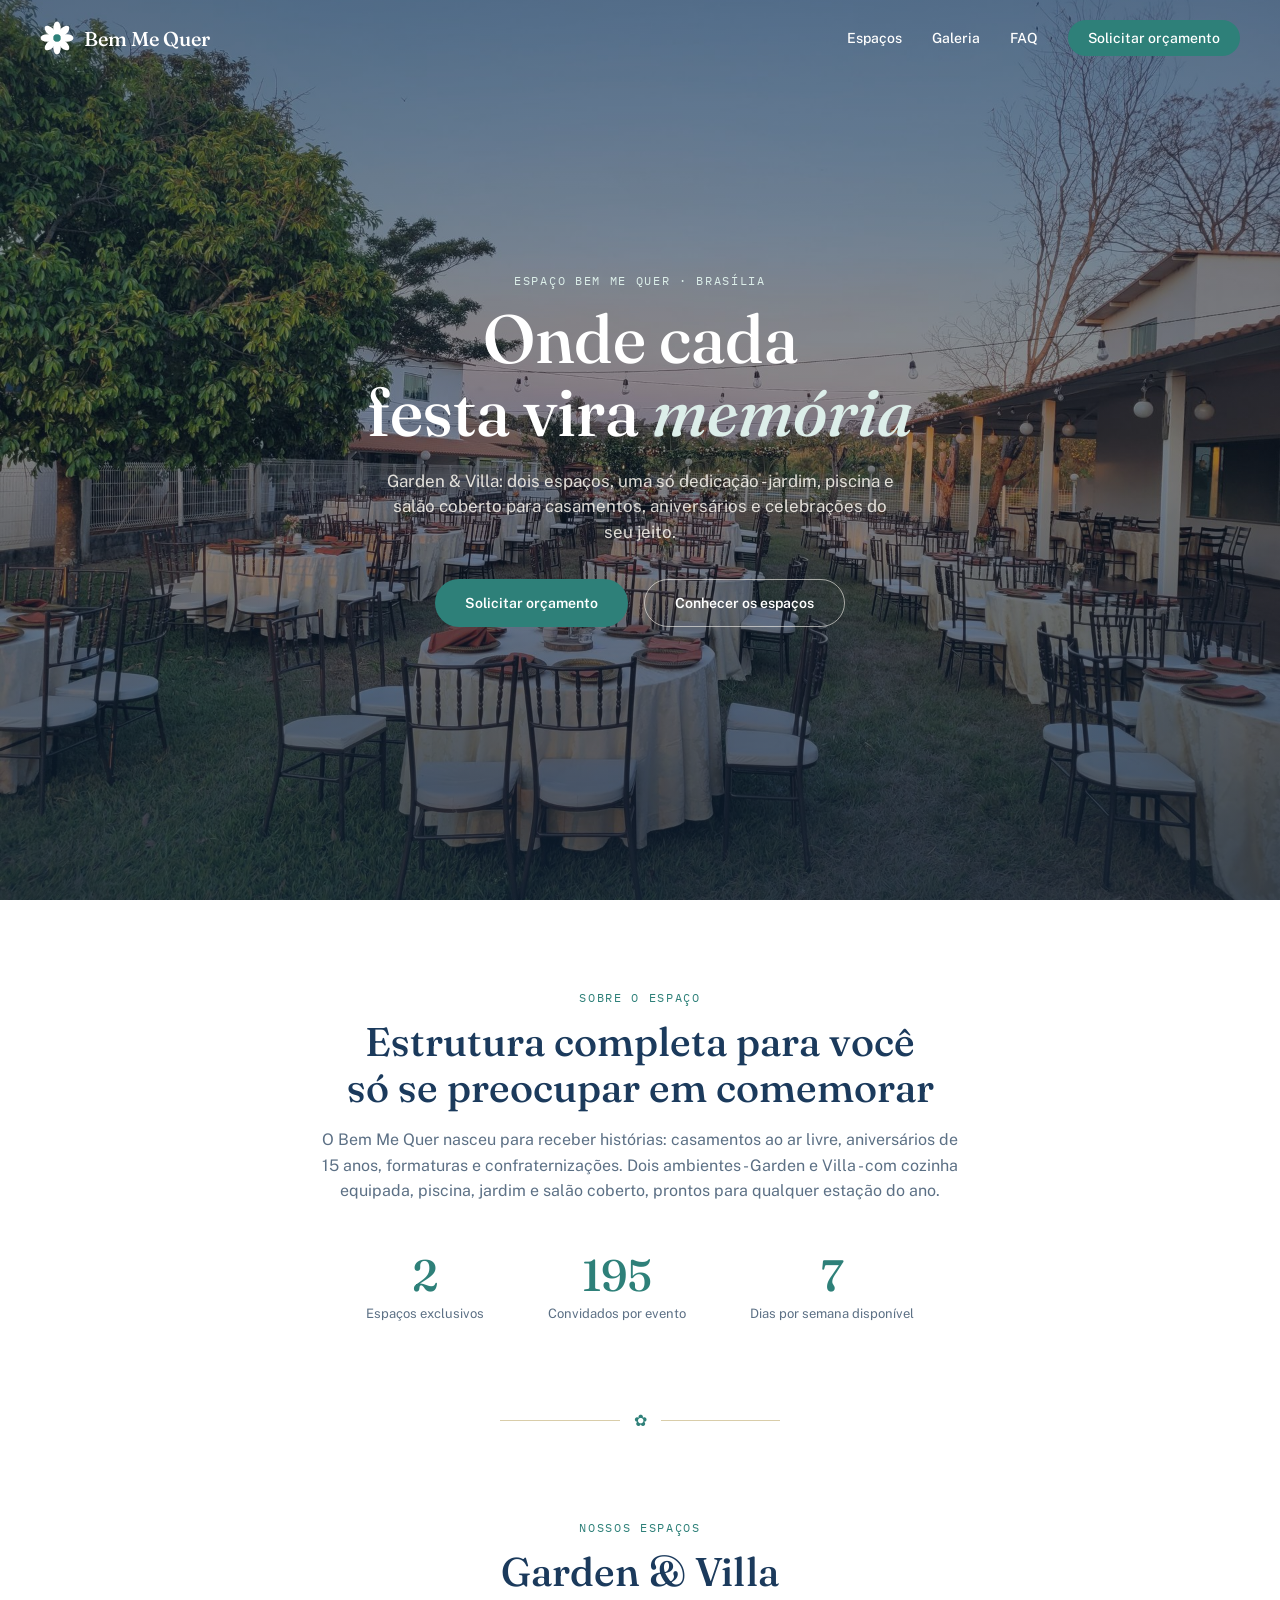
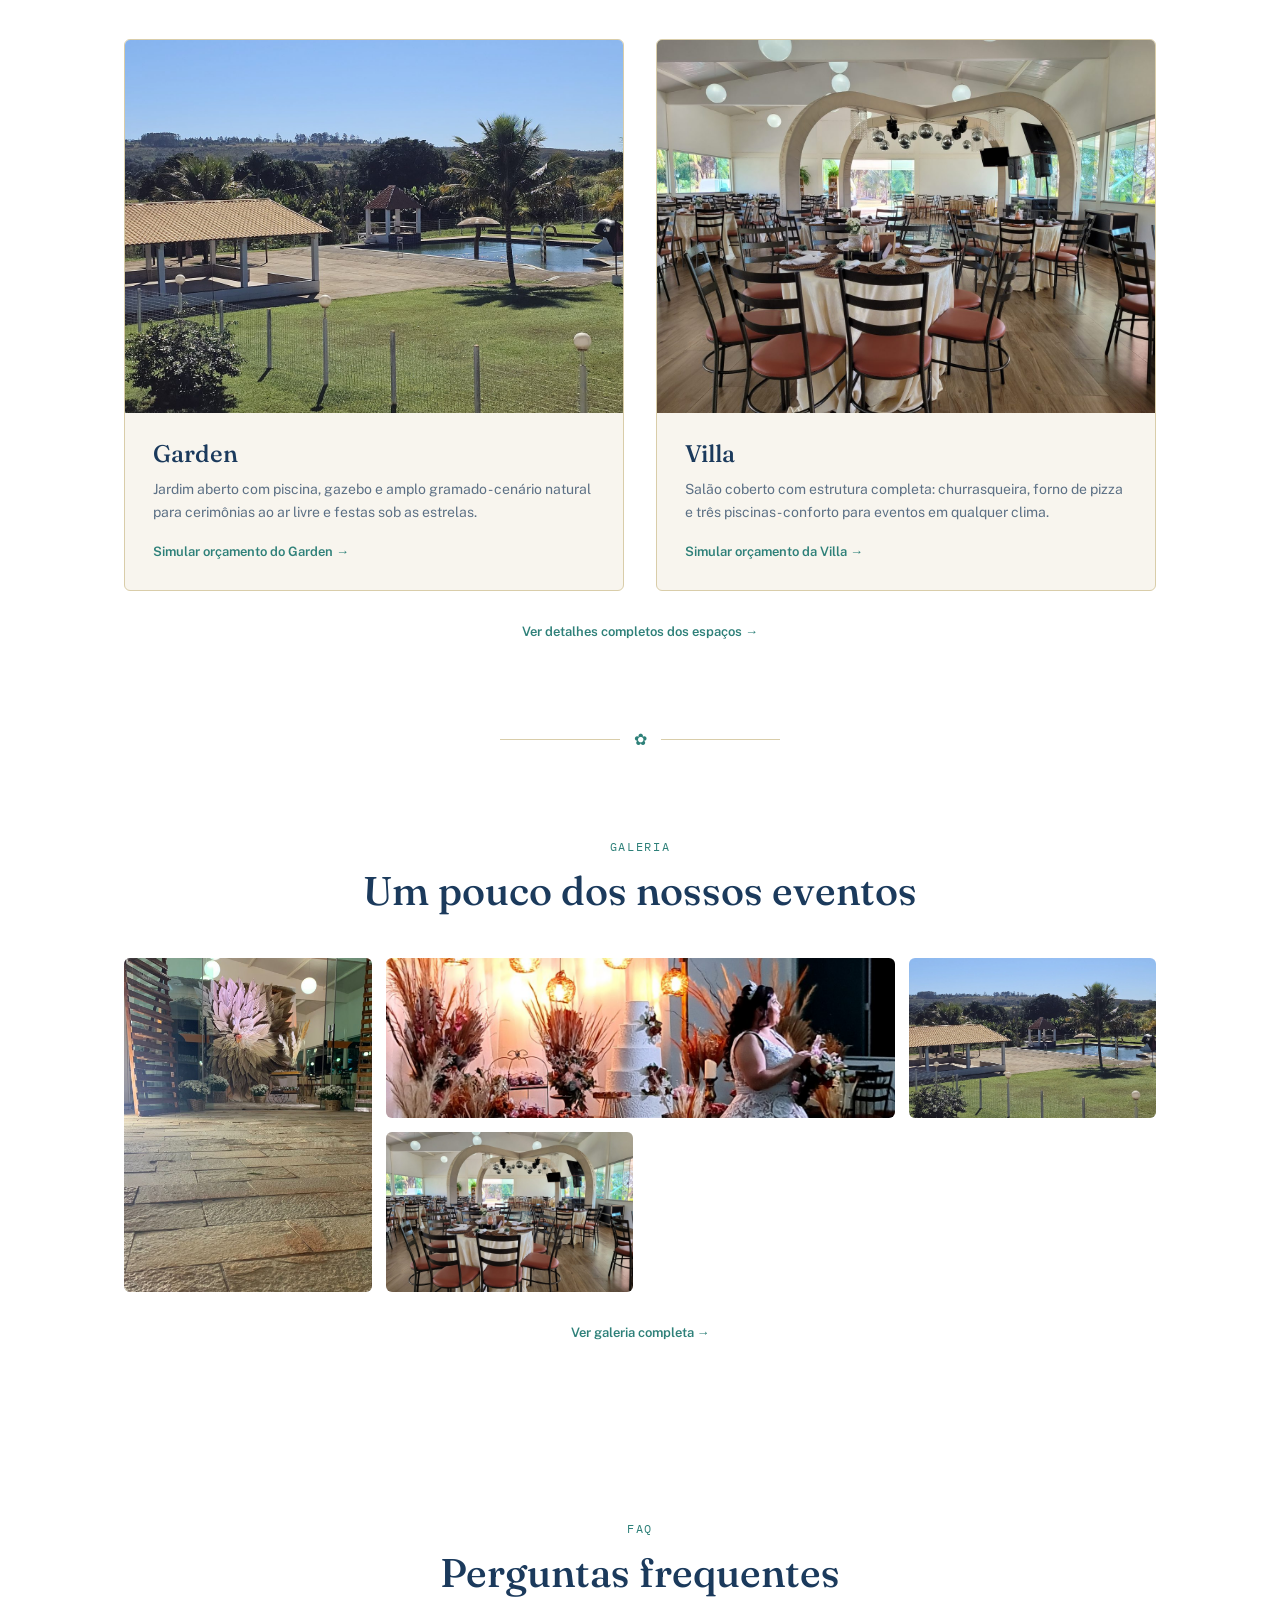
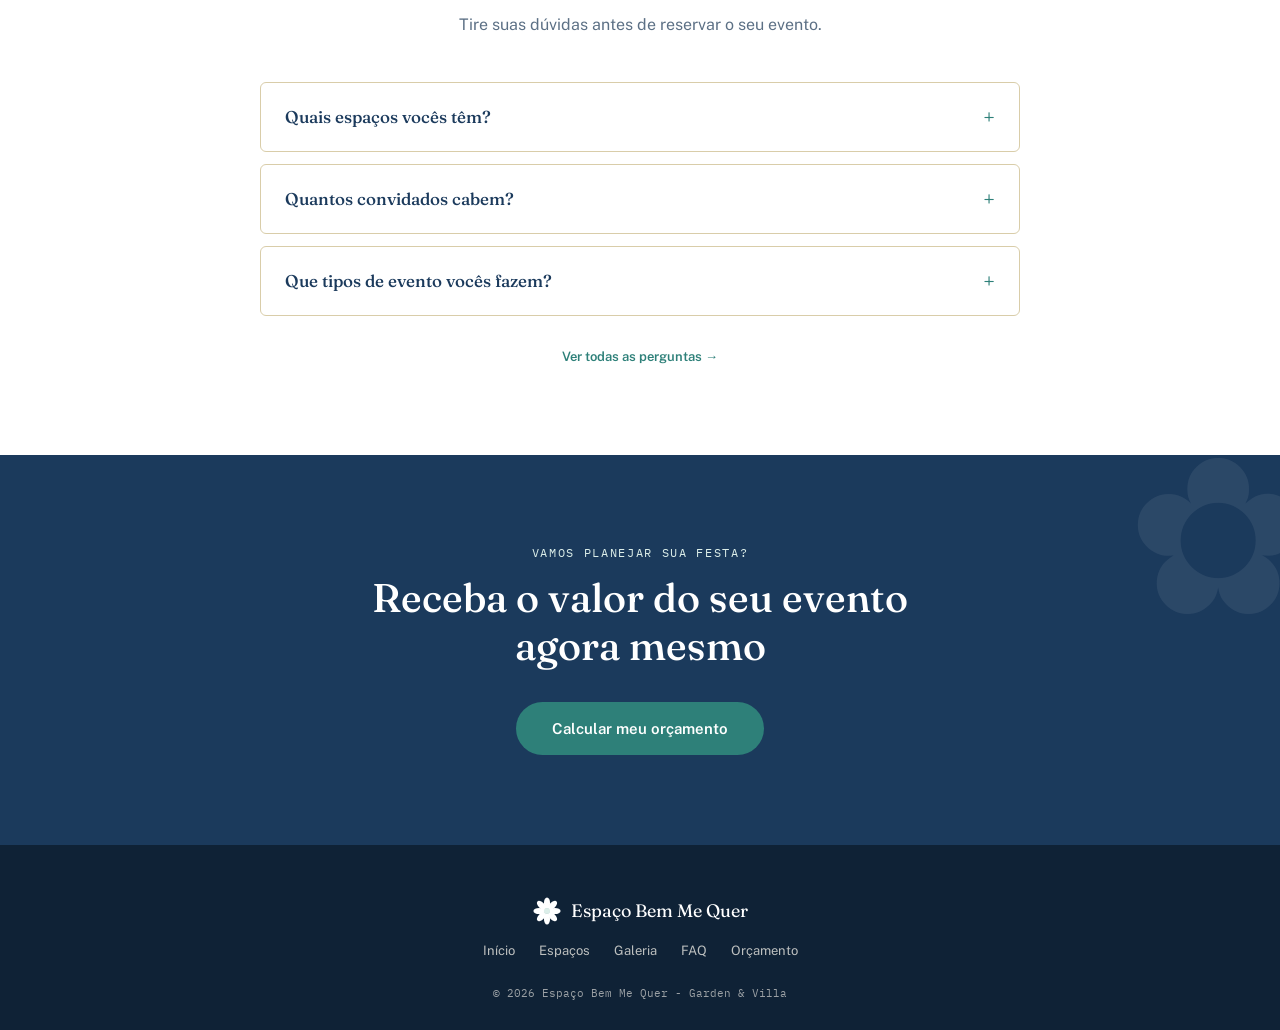
<file: index.html>
<!DOCTYPE html>
<html lang="pt-BR">
<head>
  <meta charset="UTF-8">
  <meta name="viewport" content="width=device-width, initial-scale=1.0">
  <title>Espaço Bem Me Quer - Garden &amp; Villa</title>
  <meta name="description" content="Espaço Bem Me Quer, Brasília - Garden e Villa para casamentos, aniversários e festas.">
  <link rel="icon" href="img/favicon.svg" type="image/svg+xml">
  <link rel="preconnect" href="https://fonts.googleapis.com">
  <link rel="preconnect" href="https://fonts.gstatic.com" crossorigin>
  <link href="https://fonts.googleapis.com/css2?family=Fraunces:opsz,wght@9..144,400;9..144,500;9..144,600&amp;family=IBM+Plex+Mono:wght@400;500&amp;family=Public+Sans:wght@400;500;600;700&amp;display=swap" rel="stylesheet">
  <link rel="stylesheet" href="css/style.css">
  <script src="js/script.js" defer></script>
</head>
<body>

<a class="skip-link" href="#conteudo">Pular para o conteúdo</a>

<!-- menu -->
<nav class="navbar" id="navbar" aria-label="Menu principal">
  <a href="index.html" class="brand">
    <span class="brand-mark" aria-hidden="true">
      <svg viewBox="0 0 64 64" width="34" height="34">
        <g fill="currentColor">
          <ellipse cx="32" cy="14" rx="7" ry="13"/>
          <ellipse cx="32" cy="14" rx="7" ry="13" transform="rotate(45 32 32)"/>
          <ellipse cx="32" cy="14" rx="7" ry="13" transform="rotate(90 32 32)"/>
          <ellipse cx="32" cy="14" rx="7" ry="13" transform="rotate(135 32 32)"/>
          <ellipse cx="32" cy="14" rx="7" ry="13" transform="rotate(180 32 32)"/>
          <ellipse cx="32" cy="14" rx="7" ry="13" transform="rotate(225 32 32)"/>
          <ellipse cx="32" cy="14" rx="7" ry="13" transform="rotate(270 32 32)"/>
          <ellipse cx="32" cy="14" rx="7" ry="13" transform="rotate(315 32 32)"/>
        </g>
        <circle cx="32" cy="32" r="7" fill="var(--brass)"/>
      </svg>
    </span>
    <span class="brand-name">Bem Me Quer</span>
  </a>

  <button type="button" class="nav-toggle" id="navToggle" aria-label="Abrir menu" aria-expanded="false" aria-controls="navLinks">
    <span></span><span></span><span></span>
  </button>

  <div class="nav-links" id="navLinks">
    <a href="espacos.html">Espaços</a>
    <a href="galeria.html">Galeria</a>
    <a href="faq.html">FAQ</a>
    <a href="orcamento.html" class="nav-cta">Solicitar orçamento</a>
  </div>
</nav>

<!-- topo -->
<header class="hero-home" id="topo">
  <div class="hero-media">
    <img src="img/hero-area-externa.jpg" alt="Área externa do Espaço Bem Me Quer decorada para evento ao entardecer" width="1920" height="1440">
    <div class="hero-overlay"></div>
  </div>

  <div class="hero-content">
    <p class="eyebrow eyebrow--light">Espaço Bem Me Quer &middot; Brasília</p>
    <h1>Onde cada<br>festa vira <em>memória</em></h1>
    <p class="hero-sub">Garden &amp; Villa: dois espaços, uma só dedicação - jardim, piscina e salão coberto para casamentos, aniversários e celebrações do seu jeito.</p>
    <div class="hero-actions">
      <a href="orcamento.html" class="btn btn--primary">Solicitar orçamento</a>
      <a href="#espacos" class="btn btn--ghost">Conhecer os espaços</a>
    </div>
  </div>
</header>

<main id="conteudo">

  <!-- sobre -->
  <section class="section" id="sobre">
    <div class="section-inner">
      <p class="eyebrow">Sobre o espaço</p>
      <h2>Estrutura completa para você <br class="br-desktop">só se preocupar em comemorar</h2>
      <p class="lede">O Bem Me Quer nasceu para receber histórias: casamentos ao ar livre, aniversários de 15 anos, formaturas e confraternizações. Dois ambientes - Garden e Villa - com cozinha equipada, piscina, jardim e salão coberto, prontos para qualquer estação do ano.</p>
    </div>
    <div class="stats">
      <div class="stat"><span class="stat-num" data-count="2">2</span><span class="stat-label">Espaços exclusivos</span></div>
      <div class="stat"><span class="stat-num" data-count="200">200</span><span class="stat-label">Convidados por evento</span></div>
      <div class="stat"><span class="stat-num" data-count="7">7</span><span class="stat-label">Dias por semana disponível</span></div>
    </div>
  </section>

  <div class="divider" aria-hidden="true">✿</div>

  <!-- espaços -->
  <section class="section" id="espacos">
    <div class="section-inner">
      <p class="eyebrow">Nossos espaços</p>
      <h2>Garden &amp; Villa</h2>
    </div>

    <div class="space-grid">
      <article class="space-card">
        <div class="space-media">
          <img src="img/garden-piscina-gramado.jpg" alt="Gramado do Garden com piscina, gazebo e palmeiras" width="1400" height="1866" loading="lazy">
        </div>
        <div class="space-info">
          <h3>Garden</h3>
          <p>Jardim aberto com piscina, gazebo e amplo gramado - cenário natural para cerimônias ao ar livre e festas sob as estrelas.</p>
          <a href="orcamento.html?espaco=garden" class="link-arrow">Simular orçamento do Garden &rarr;</a>
        </div>
      </article>

      <article class="space-card">
        <div class="space-media">
          <img src="img/villa-salao-arco.jpg" alt="Salão coberto da Villa com arco decorativo e mesas redondas postas" width="1400" height="1050" loading="lazy">
        </div>
        <div class="space-info">
          <h3>Villa</h3>
          <p>Salão coberto com estrutura completa: churrasqueira, forno de pizza e três piscinas - conforto para eventos em qualquer clima.</p>
          <a href="orcamento.html?espaco=villa" class="link-arrow">Simular orçamento da Villa &rarr;</a>
        </div>
      </article>
    </div>

    <div class="gallery-cta">
      <a href="espacos.html" class="link-arrow">Ver detalhes completos dos espaços &rarr;</a>
    </div>
  </section>

  <div class="divider" aria-hidden="true">✿</div>

  <!-- galeria -->
  <section class="section" id="galeria">
    <div class="section-inner">
      <p class="eyebrow">Galeria</p>
      <h2>Um pouco dos nossos eventos</h2>
    </div>

    <div class="gallery-grid">
      <button type="button" class="gallery-item gallery-item--tall" aria-haspopup="dialog">
        <img src="img/entrada-painel.jpg" alt="Entrada do salão com piso de pedra e painel de flores secas ao fundo" width="900" height="1600" loading="lazy">
        <span class="gallery-zoom" aria-hidden="true">+</span>
      </button>
      <button type="button" class="gallery-item gallery-item--wide" aria-haspopup="dialog">
        <img src="img/decoracao-mesa-bolo-vestido-branco.jpg" alt="Mesa do bolo com decoração rústica e mulher de vestido branco ao lado" width="1200" height="1600" loading="lazy">
        <span class="gallery-zoom" aria-hidden="true">+</span>
      </button>
      <button type="button" class="gallery-item" aria-haspopup="dialog">
        <img src="img/garden-piscina-gramado.jpg" alt="Piscina e jardim do Espaço Garden" width="1400" height="1866" loading="lazy">
        <span class="gallery-zoom" aria-hidden="true">+</span>
      </button>
      <button type="button" class="gallery-item" aria-haspopup="dialog">
        <img src="img/villa-salao-arco.jpg" alt="Salão coberto da Villa" width="1400" height="1050" loading="lazy">
        <span class="gallery-zoom" aria-hidden="true">+</span>
      </button>
    </div>

    <div class="gallery-cta">
      <a href="galeria.html" class="link-arrow">Ver galeria completa &rarr;</a>
    </div>
  </section>

  <!-- perguntas frequentes -->
  <section class="section" id="faq">
    <div class="section-inner">
      <p class="eyebrow">FAQ</p>
      <h2>Perguntas frequentes</h2>
      <p class="lede">Tire suas dúvidas antes de reservar o seu evento.</p>
    </div>

    <div class="faq-list">
      <details class="faq-item">
        <summary>Quais espaços vocês têm?</summary>
        <p>Temos dois: o Garden, um jardim aberto com piscina, gazebo e gramado, e a Villa, um salão coberto com churrasqueira, forno de pizza e três piscinas. Dá para alugar um deles ou os dois juntos. Como a Villa é coberta, a festa acontece mesmo se chover.</p>
      </details>
      <details class="faq-item">
        <summary>Quantos convidados cabem?</summary>
        <p>Recebemos eventos de até 200 convidados. Na calculadora você escolhe a faixa: até 80, 81-100, 101-120, 121-150, 151-180 ou 181-200.</p>
      </details>
      <details class="faq-item">
        <summary>Que tipos de evento vocês fazem?</summary>
        <p>Casamentos, formaturas, aniversários (inclusive 15 anos), eventos corporativos, religiosos e outras comemorações. O espaço funciona todos os dias da semana.</p>
      </details>
    </div>

    <div class="gallery-cta">
      <a href="faq.html" class="link-arrow">Ver todas as perguntas &rarr;</a>
    </div>
  </section>

  <section class="cta-banner">
    <div class="cta-petal" aria-hidden="true">✿</div>
    <p class="eyebrow eyebrow--light">Vamos planejar sua festa?</p>
    <h2>Receba o valor do seu evento agora mesmo</h2>
    <a href="orcamento.html" class="btn btn--primary btn--lg">Calcular meu orçamento</a>
  </section>
</main>

<!-- rodapé -->
<footer class="site-footer">
  <div class="footer-brand">
    <span class="brand-mark" aria-hidden="true">
      <svg viewBox="0 0 64 64" width="28" height="28">
        <g fill="currentColor">
          <ellipse cx="32" cy="14" rx="7" ry="13"/>
          <ellipse cx="32" cy="14" rx="7" ry="13" transform="rotate(45 32 32)"/>
          <ellipse cx="32" cy="14" rx="7" ry="13" transform="rotate(90 32 32)"/>
          <ellipse cx="32" cy="14" rx="7" ry="13" transform="rotate(135 32 32)"/>
          <ellipse cx="32" cy="14" rx="7" ry="13" transform="rotate(180 32 32)"/>
          <ellipse cx="32" cy="14" rx="7" ry="13" transform="rotate(225 32 32)"/>
          <ellipse cx="32" cy="14" rx="7" ry="13" transform="rotate(270 32 32)"/>
          <ellipse cx="32" cy="14" rx="7" ry="13" transform="rotate(315 32 32)"/>
        </g>
        <circle cx="32" cy="32" r="7" fill="var(--brass-soft)"/>
      </svg>
    </span>
    <span>Espaço Bem Me Quer</span>
  </div>
  <nav class="footer-links" aria-label="Links do rodapé">
    <a href="index.html">Início</a>
    <a href="espacos.html">Espaços</a>
    <a href="galeria.html">Galeria</a>
    <a href="faq.html">FAQ</a>
    <a href="orcamento.html">Orçamento</a>
  </nav>
  <p class="footer-copy">&copy; <span id="ano">2026</span> Espaço Bem Me Quer - Garden &amp; Villa</p>
</footer>

<!-- foto ampliada -->
<dialog class="lightbox" id="lightbox" aria-label="Foto ampliada">
  <button type="button" class="lightbox-close" id="lightboxClose" aria-label="Fechar foto ampliada">&times;</button>
  <figure class="lightbox-figure" id="lightboxFigure"></figure>
</dialog>

</body>
</html>
</file>
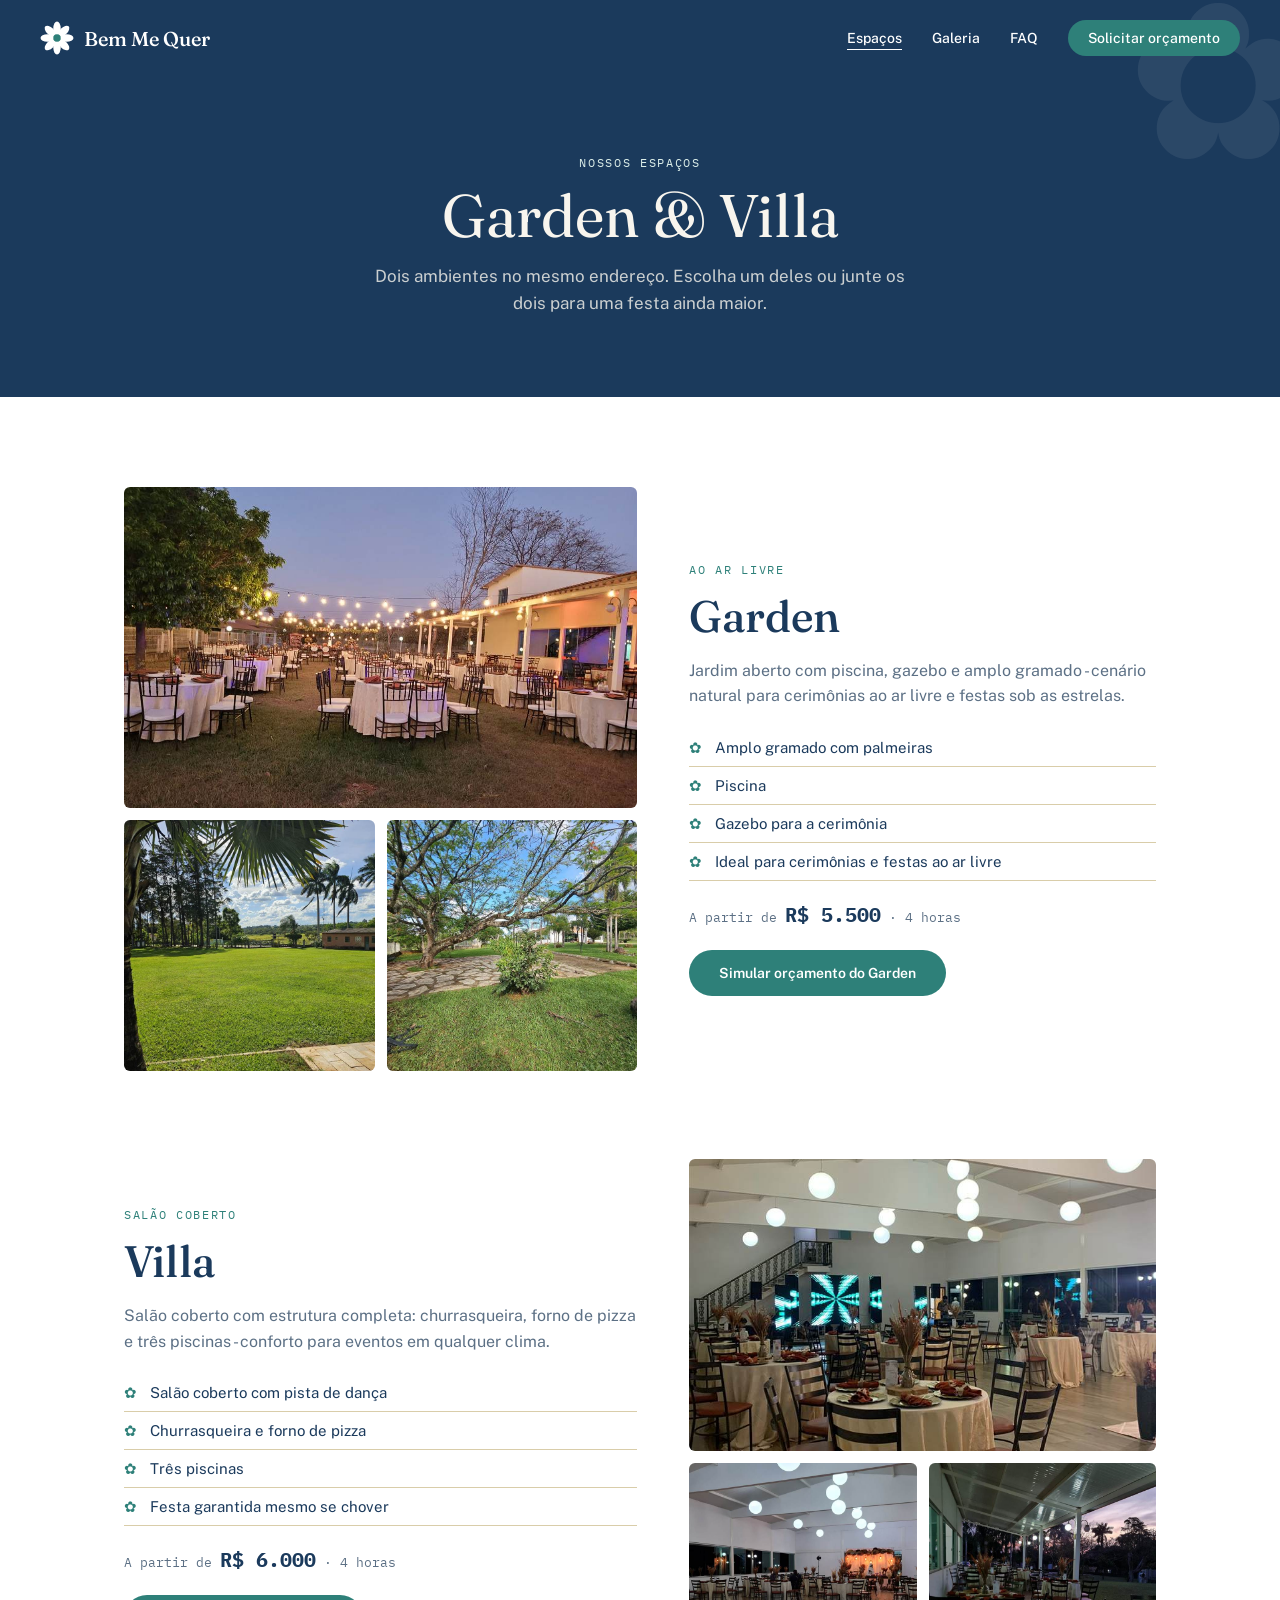
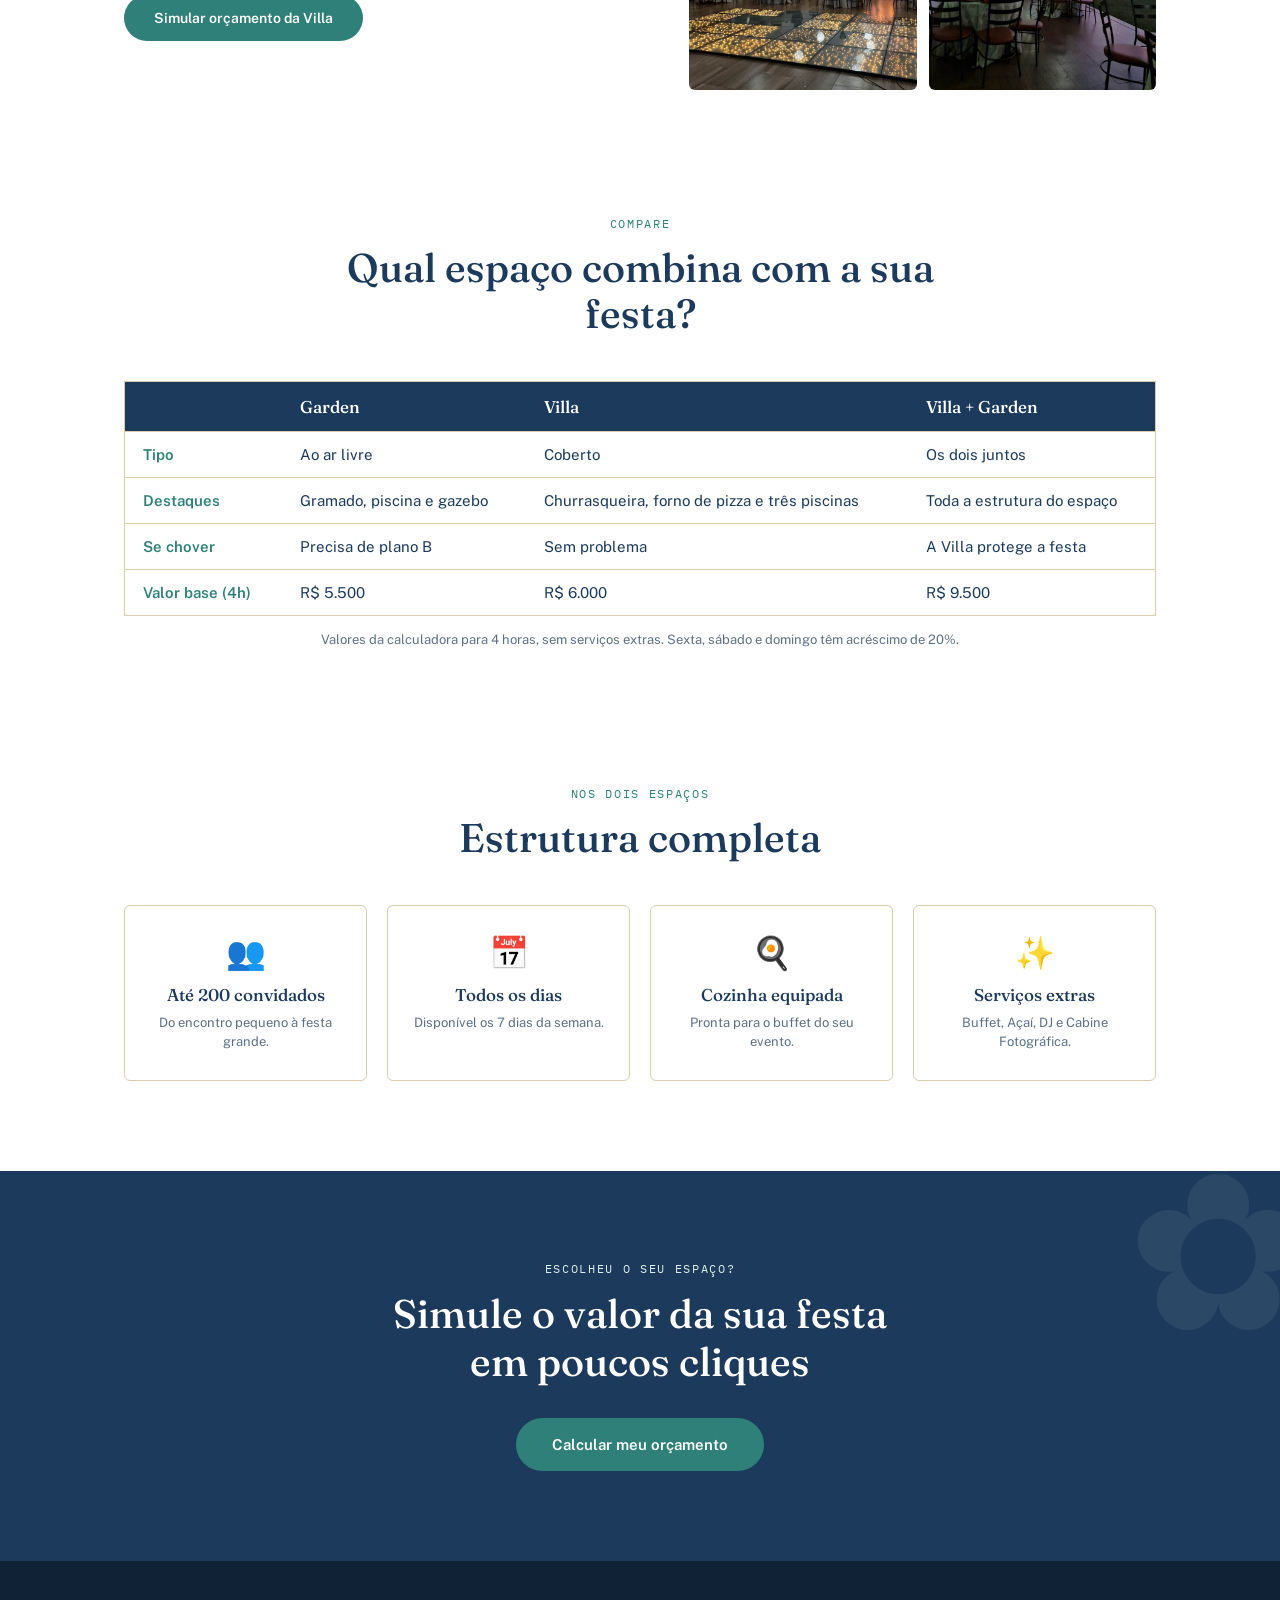
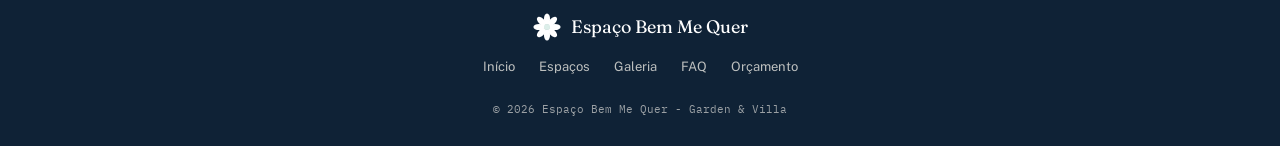
<file: espacos.html>
<!DOCTYPE html>
<html lang="pt-BR">
<head>
  <meta charset="UTF-8">
  <meta name="viewport" content="width=device-width, initial-scale=1.0">
  <title>Espaços - Espaço Bem Me Quer</title>
  <meta name="description" content="Conheça o Garden e a Villa do Espaço Bem Me Quer: estrutura, diferenças e valores.">
  <link rel="icon" href="img/favicon.svg" type="image/svg+xml">
  <link rel="preconnect" href="https://fonts.googleapis.com">
  <link rel="preconnect" href="https://fonts.gstatic.com" crossorigin>
  <link href="https://fonts.googleapis.com/css2?family=Fraunces:opsz,wght@9..144,400;9..144,500;9..144,600&amp;family=IBM+Plex+Mono:wght@400;500&amp;family=Public+Sans:wght@400;500;600;700&amp;display=swap" rel="stylesheet">
  <link rel="stylesheet" href="css/style.css">
  <script src="js/script.js" defer></script>
</head>
<body>

<a class="skip-link" href="#conteudo">Pular para o conteúdo</a>

<!-- menu -->
<nav class="navbar" id="navbar" aria-label="Menu principal">
  <a href="index.html" class="brand">
    <span class="brand-mark" aria-hidden="true">
      <svg viewBox="0 0 64 64" width="34" height="34">
        <g fill="currentColor">
          <ellipse cx="32" cy="14" rx="7" ry="13"/>
          <ellipse cx="32" cy="14" rx="7" ry="13" transform="rotate(45 32 32)"/>
          <ellipse cx="32" cy="14" rx="7" ry="13" transform="rotate(90 32 32)"/>
          <ellipse cx="32" cy="14" rx="7" ry="13" transform="rotate(135 32 32)"/>
          <ellipse cx="32" cy="14" rx="7" ry="13" transform="rotate(180 32 32)"/>
          <ellipse cx="32" cy="14" rx="7" ry="13" transform="rotate(225 32 32)"/>
          <ellipse cx="32" cy="14" rx="7" ry="13" transform="rotate(270 32 32)"/>
          <ellipse cx="32" cy="14" rx="7" ry="13" transform="rotate(315 32 32)"/>
        </g>
        <circle cx="32" cy="32" r="7" fill="var(--brass)"/>
      </svg>
    </span>
    <span class="brand-name">Bem Me Quer</span>
  </a>

  <button type="button" class="nav-toggle" id="navToggle" aria-label="Abrir menu" aria-expanded="false" aria-controls="navLinks">
    <span></span><span></span><span></span>
  </button>

  <div class="nav-links" id="navLinks">
    <a href="espacos.html" aria-current="page">Espaços</a>
    <a href="galeria.html">Galeria</a>
    <a href="faq.html">FAQ</a>
    <a href="orcamento.html" class="nav-cta">Solicitar orçamento</a>
  </div>
</nav>

<!-- topo -->
<header class="page-hero">
  <div class="cta-petal" aria-hidden="true">✿</div>
  <p class="eyebrow eyebrow--light">Nossos espaços</p>
  <h1>Garden &amp; Villa</h1>
  <p class="page-hero-sub">Dois ambientes no mesmo endereço. Escolha um deles ou junte os dois para uma festa ainda maior.</p>
</header>

<main id="conteudo">
  <div class="section">
    <!-- garden -->
    <article class="espaco-bloco">
      <div class="space-photos">
        <img src="img/garden-jantar-luzes.jpg" alt="Jantar ao ar livre com mesas e varal de luzes no jardim" width="1000" height="750" loading="lazy">
        <img src="img/garden-gramado-palmeiras.jpg" alt="Gramado amplo com palmeiras" width="750" height="1000" loading="lazy">
        <img src="img/garden-arvore-caminho.jpg" alt="Árvore e caminho de pedras no jardim" width="751" height="1000" loading="lazy">
      </div>
      <div class="space-text">
        <p class="eyebrow">Ao ar livre</p>
        <h2>Garden</h2>
        <p class="lede">Jardim aberto com piscina, gazebo e amplo gramado - cenário natural para cerimônias ao ar livre e festas sob as estrelas.</p>
        <ul class="feature-list">
          <li>Amplo gramado com palmeiras</li>
          <li>Piscina</li>
          <li>Gazebo para a cerimônia</li>
          <li>Ideal para cerimônias e festas ao ar livre</li>
        </ul>
        <p class="price-tag">A partir de <strong>R$ 5.500</strong> · 4 horas</p>
        <a href="orcamento.html?espaco=garden" class="btn btn--primary">Simular orçamento do Garden</a>
      </div>
    </article>

    <!-- villa -->
    <article class="espaco-bloco espaco-bloco--reverse">
      <div class="space-photos">
        <img src="img/villa-salao-pista.jpg" alt="Salão da Villa com mesas e pista iluminada" width="750" height="1000" loading="lazy">
        <img src="img/villa-pista-danca.jpg" alt="Pista de dança iluminada no salão" width="750" height="1000" loading="lazy">
        <img src="img/villa-varanda.jpg" alt="Varanda coberta ao entardecer" width="750" height="1000" loading="lazy">
      </div>
      <div class="space-text">
        <p class="eyebrow">Salão coberto</p>
        <h2>Villa</h2>
        <p class="lede">Salão coberto com estrutura completa: churrasqueira, forno de pizza e três piscinas - conforto para eventos em qualquer clima.</p>
        <ul class="feature-list">
          <li>Salão coberto com pista de dança</li>
          <li>Churrasqueira e forno de pizza</li>
          <li>Três piscinas</li>
          <li>Festa garantida mesmo se chover</li>
        </ul>
        <p class="price-tag">A partir de <strong>R$ 6.000</strong> · 4 horas</p>
        <a href="orcamento.html?espaco=villa" class="btn btn--primary">Simular orçamento da Villa</a>
      </div>
    </article>
  </div>

  <section class="section section--tight">
    <div class="section-inner">
      <p class="eyebrow">Compare</p>
      <h2 id="compare-titulo">Qual espaço combina com a sua festa?</h2>
    </div>
    <div class="compare-wrap" role="region" aria-labelledby="compare-titulo" tabindex="0">
      <table class="compare">
        <caption class="sr-only">Comparação entre Garden, Villa e Villa + Garden</caption>
        <thead>
          <tr><td></td><th scope="col">Garden</th><th scope="col">Villa</th><th scope="col">Villa + Garden</th></tr>
        </thead>
        <tbody>
          <tr><th scope="row">Tipo</th><td>Ao ar livre</td><td>Coberto</td><td>Os dois juntos</td></tr>
          <tr><th scope="row">Destaques</th><td>Gramado, piscina e gazebo</td><td>Churrasqueira, forno de pizza e três piscinas</td><td>Toda a estrutura do espaço</td></tr>
          <tr><th scope="row">Se chover</th><td>Precisa de plano B</td><td>Sem problema</td><td>A Villa protege a festa</td></tr>
          <tr><th scope="row">Valor base (4h)</th><td>R$ 5.500</td><td>R$ 6.000</td><td>R$ 9.500</td></tr>
        </tbody>
      </table>
    </div>
    <p class="compare-note">Valores da calculadora para 4 horas, sem serviços extras. Sexta, sábado e domingo têm acréscimo de 20%.</p>
  </section>

  <section class="section section--tight">
    <div class="section-inner">
      <p class="eyebrow">Nos dois espaços</p>
      <h2>Estrutura completa</h2>
    </div>
    <div class="service-grid">
      <div class="service-card"><span class="service-icon" aria-hidden="true">👥</span><h3>Até 200 convidados</h3><p>Do encontro pequeno à festa grande.</p></div>
      <div class="service-card"><span class="service-icon" aria-hidden="true">📅</span><h3>Todos os dias</h3><p>Disponível os 7 dias da semana.</p></div>
      <div class="service-card"><span class="service-icon" aria-hidden="true">🍳</span><h3>Cozinha equipada</h3><p>Pronta para o buffet do seu evento.</p></div>
      <div class="service-card"><span class="service-icon" aria-hidden="true">✨</span><h3>Serviços extras</h3><p>Buffet, Açaí, DJ e Cabine Fotográfica.</p></div>
    </div>
  </section>

  <section class="cta-banner">
    <div class="cta-petal" aria-hidden="true">✿</div>
    <p class="eyebrow eyebrow--light">Escolheu o seu espaço?</p>
    <h2>Simule o valor da sua festa em poucos cliques</h2>
    <a href="orcamento.html" class="btn btn--primary btn--lg">Calcular meu orçamento</a>
  </section>
</main>

<!-- rodapé -->
<footer class="site-footer">
  <div class="footer-brand">
    <span class="brand-mark" aria-hidden="true">
      <svg viewBox="0 0 64 64" width="28" height="28">
        <g fill="currentColor">
          <ellipse cx="32" cy="14" rx="7" ry="13"/>
          <ellipse cx="32" cy="14" rx="7" ry="13" transform="rotate(45 32 32)"/>
          <ellipse cx="32" cy="14" rx="7" ry="13" transform="rotate(90 32 32)"/>
          <ellipse cx="32" cy="14" rx="7" ry="13" transform="rotate(135 32 32)"/>
          <ellipse cx="32" cy="14" rx="7" ry="13" transform="rotate(180 32 32)"/>
          <ellipse cx="32" cy="14" rx="7" ry="13" transform="rotate(225 32 32)"/>
          <ellipse cx="32" cy="14" rx="7" ry="13" transform="rotate(270 32 32)"/>
          <ellipse cx="32" cy="14" rx="7" ry="13" transform="rotate(315 32 32)"/>
        </g>
        <circle cx="32" cy="32" r="7" fill="var(--brass-soft)"/>
      </svg>
    </span>
    <span>Espaço Bem Me Quer</span>
  </div>
  <nav class="footer-links" aria-label="Links do rodapé">
    <a href="index.html">Início</a>
    <a href="espacos.html">Espaços</a>
    <a href="galeria.html">Galeria</a>
    <a href="faq.html">FAQ</a>
    <a href="orcamento.html">Orçamento</a>
  </nav>
  <p class="footer-copy">&copy; <span id="ano">2026</span> Espaço Bem Me Quer - Garden &amp; Villa</p>
</footer>

</body>
</html>
</file>
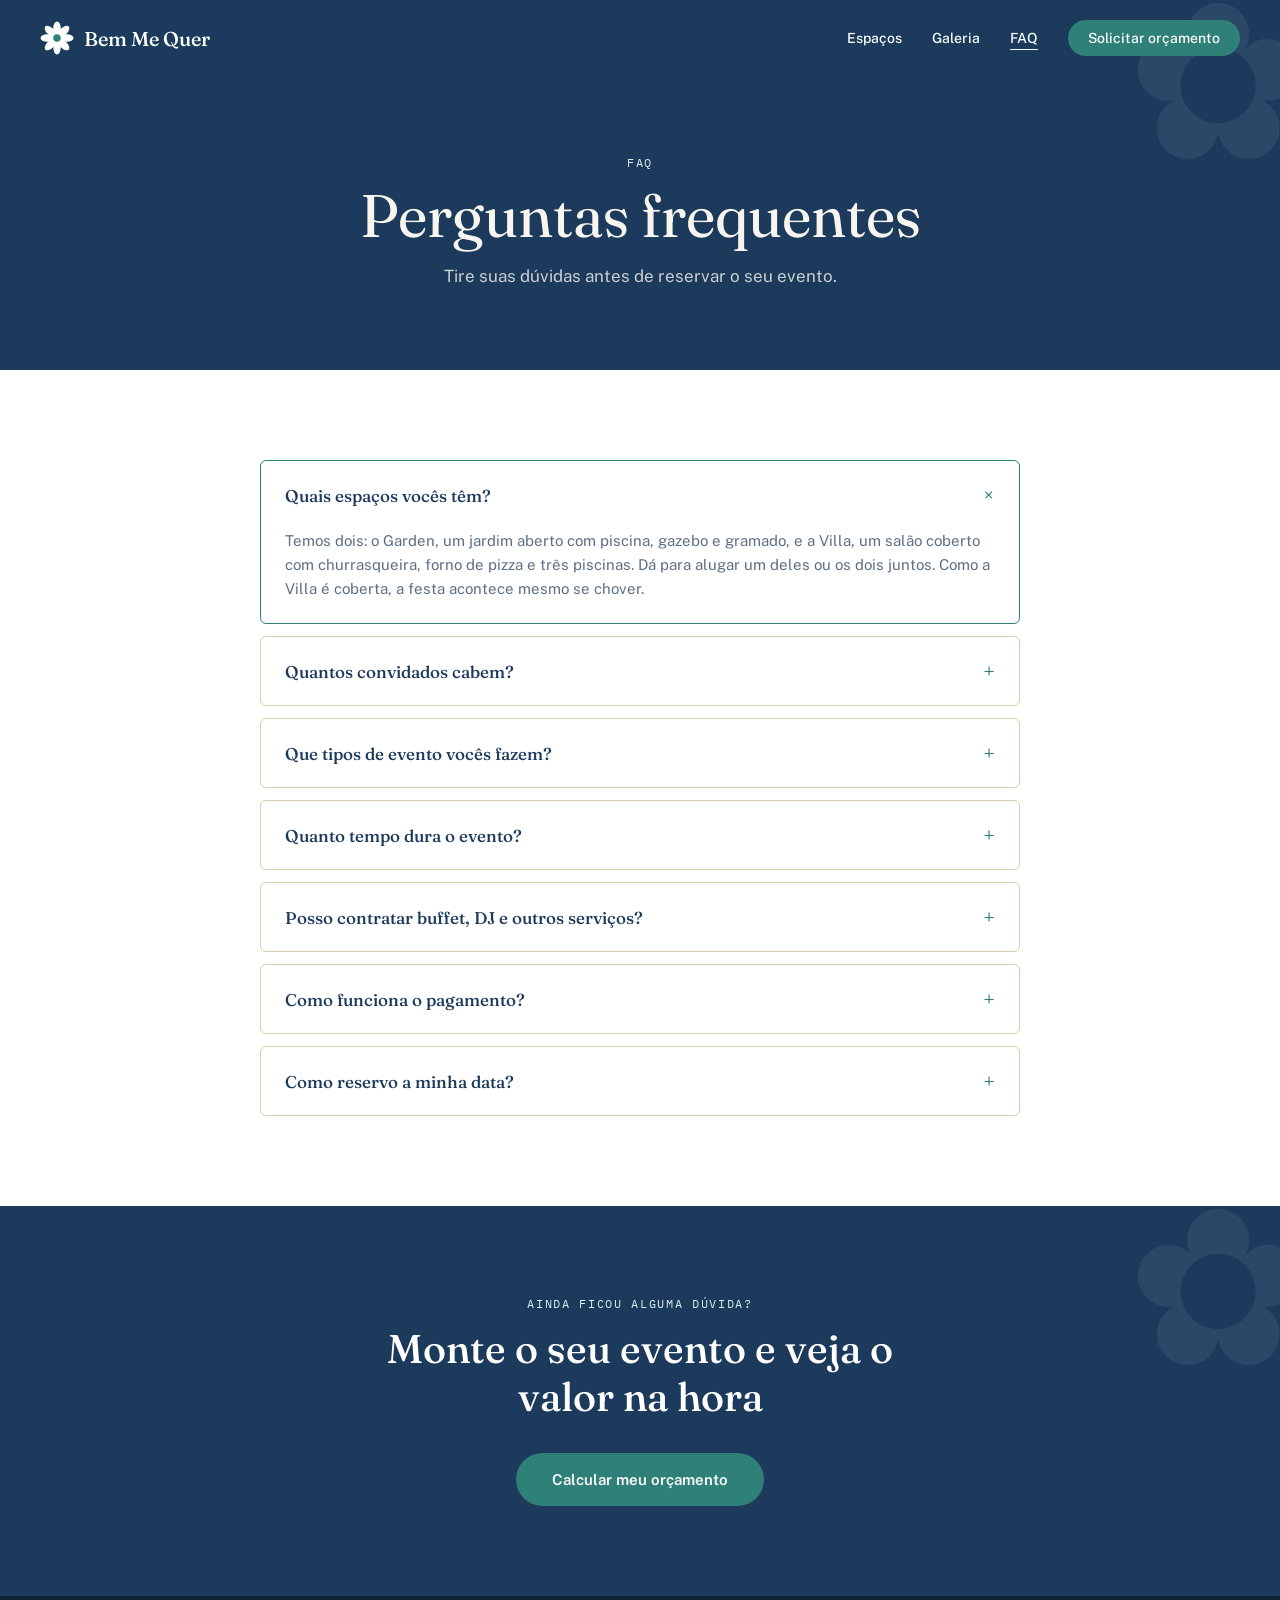
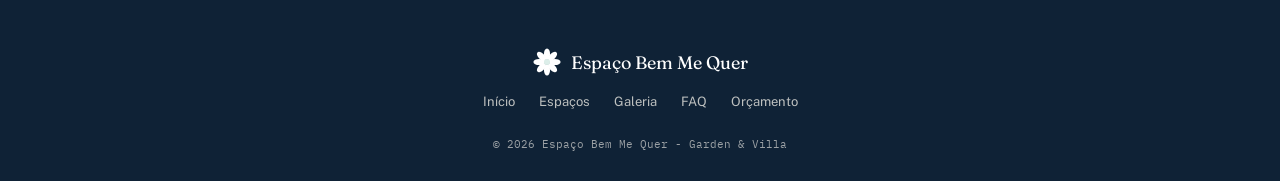
<file: faq.html>
<!DOCTYPE html>
<html lang="pt-BR">
<head>
  <meta charset="UTF-8">
  <meta name="viewport" content="width=device-width, initial-scale=1.0">
  <title>Perguntas frequentes - Espaço Bem Me Quer</title>
  <meta name="description" content="Dúvidas frequentes sobre espaços, convidados, serviços, pagamento e reserva no Espaço Bem Me Quer.">
  <link rel="icon" href="img/favicon.svg" type="image/svg+xml">
  <link rel="preconnect" href="https://fonts.googleapis.com">
  <link rel="preconnect" href="https://fonts.gstatic.com" crossorigin>
  <link href="https://fonts.googleapis.com/css2?family=Fraunces:opsz,wght@9..144,400;9..144,500;9..144,600&amp;family=IBM+Plex+Mono:wght@400;500&amp;family=Public+Sans:wght@400;500;600;700&amp;display=swap" rel="stylesheet">
  <link rel="stylesheet" href="css/style.css">
  <script src="js/script.js" defer></script>
</head>
<body>

<a class="skip-link" href="#conteudo">Pular para o conteúdo</a>

<!-- menu -->
<nav class="navbar" id="navbar" aria-label="Menu principal">
  <a href="index.html" class="brand">
    <span class="brand-mark" aria-hidden="true">
      <svg viewBox="0 0 64 64" width="34" height="34">
        <g fill="currentColor">
          <ellipse cx="32" cy="14" rx="7" ry="13"/>
          <ellipse cx="32" cy="14" rx="7" ry="13" transform="rotate(45 32 32)"/>
          <ellipse cx="32" cy="14" rx="7" ry="13" transform="rotate(90 32 32)"/>
          <ellipse cx="32" cy="14" rx="7" ry="13" transform="rotate(135 32 32)"/>
          <ellipse cx="32" cy="14" rx="7" ry="13" transform="rotate(180 32 32)"/>
          <ellipse cx="32" cy="14" rx="7" ry="13" transform="rotate(225 32 32)"/>
          <ellipse cx="32" cy="14" rx="7" ry="13" transform="rotate(270 32 32)"/>
          <ellipse cx="32" cy="14" rx="7" ry="13" transform="rotate(315 32 32)"/>
        </g>
        <circle cx="32" cy="32" r="7" fill="var(--brass)"/>
      </svg>
    </span>
    <span class="brand-name">Bem Me Quer</span>
  </a>

  <button type="button" class="nav-toggle" id="navToggle" aria-label="Abrir menu" aria-expanded="false" aria-controls="navLinks">
    <span></span><span></span><span></span>
  </button>

  <div class="nav-links" id="navLinks">
    <a href="espacos.html">Espaços</a>
    <a href="galeria.html">Galeria</a>
    <a href="faq.html" aria-current="page">FAQ</a>
    <a href="orcamento.html" class="nav-cta">Solicitar orçamento</a>
  </div>
</nav>

<!-- topo -->
<header class="page-hero">
  <div class="cta-petal" aria-hidden="true">✿</div>
  <p class="eyebrow eyebrow--light">FAQ</p>
  <h1>Perguntas frequentes</h1>
  <p class="page-hero-sub">Tire suas dúvidas antes de reservar o seu evento.</p>
</header>

<main id="conteudo">
  <div class="section">
    <div class="faq-list">
      <details class="faq-item" open>
        <summary>Quais espaços vocês têm?</summary>
        <p>Temos dois: o Garden, um jardim aberto com piscina, gazebo e gramado, e a Villa, um salão coberto com churrasqueira, forno de pizza e três piscinas. Dá para alugar um deles ou os dois juntos. Como a Villa é coberta, a festa acontece mesmo se chover.</p>
      </details>
      <details class="faq-item">
        <summary>Quantos convidados cabem?</summary>
        <p>Recebemos eventos de até 200 convidados. Na calculadora você escolhe a faixa: até 80, 81-100, 101-120, 121-150, 151-180 ou 181-200.</p>
      </details>
      <details class="faq-item">
        <summary>Que tipos de evento vocês fazem?</summary>
        <p>Casamentos, formaturas, aniversários (inclusive 15 anos), eventos corporativos, religiosos e outras comemorações. O espaço funciona todos os dias da semana.</p>
      </details>
      <details class="faq-item">
        <summary>Quanto tempo dura o evento?</summary>
        <p>O pacote básico tem 4 horas. Você pode aumentar para 5, 6 ou 7 horas, e cada hora a mais custa R$ 500.</p>
      </details>
      <details class="faq-item">
        <summary>Posso contratar buffet, DJ e outros serviços?</summary>
        <p>Sim: Buffet, Carrinho de Açaí, DJ e Cabine Fotográfica. Buffet e Açaí são cobrados por convidado; DJ e Cabine têm valor fixo. Você escolhe tudo na calculadora.</p>
      </details>
      <details class="faq-item">
        <summary>Como funciona o pagamento?</summary>
        <p>À vista no PIX, com 10% de desconto, ou parcelado em até 10 vezes. Eventos de sexta, sábado e domingo têm acréscimo de 20% no valor do espaço.</p>
      </details>
      <details class="faq-item">
        <summary>Como reservo a minha data?</summary>
        <p>Abra a página <a href="orcamento.html">Solicitar orçamento</a>, monte o seu evento e escolha o dia no calendário. Depois clique em Reservar esta data, informe seu nome e WhatsApp e envie a proposta. Em seguida é só agendar uma visita e assinar o contrato.</p>
      </details>
    </div>
  </div>

  <section class="cta-banner">
    <div class="cta-petal" aria-hidden="true">✿</div>
    <p class="eyebrow eyebrow--light">Ainda ficou alguma dúvida?</p>
    <h2>Monte o seu evento e veja o valor na hora</h2>
    <a href="orcamento.html" class="btn btn--primary btn--lg">Calcular meu orçamento</a>
  </section>
</main>

<!-- rodapé -->
<footer class="site-footer">
  <div class="footer-brand">
    <span class="brand-mark" aria-hidden="true">
      <svg viewBox="0 0 64 64" width="28" height="28">
        <g fill="currentColor">
          <ellipse cx="32" cy="14" rx="7" ry="13"/>
          <ellipse cx="32" cy="14" rx="7" ry="13" transform="rotate(45 32 32)"/>
          <ellipse cx="32" cy="14" rx="7" ry="13" transform="rotate(90 32 32)"/>
          <ellipse cx="32" cy="14" rx="7" ry="13" transform="rotate(135 32 32)"/>
          <ellipse cx="32" cy="14" rx="7" ry="13" transform="rotate(180 32 32)"/>
          <ellipse cx="32" cy="14" rx="7" ry="13" transform="rotate(225 32 32)"/>
          <ellipse cx="32" cy="14" rx="7" ry="13" transform="rotate(270 32 32)"/>
          <ellipse cx="32" cy="14" rx="7" ry="13" transform="rotate(315 32 32)"/>
        </g>
        <circle cx="32" cy="32" r="7" fill="var(--brass-soft)"/>
      </svg>
    </span>
    <span>Espaço Bem Me Quer</span>
  </div>
  <nav class="footer-links" aria-label="Links do rodapé">
    <a href="index.html">Início</a>
    <a href="espacos.html">Espaços</a>
    <a href="galeria.html">Galeria</a>
    <a href="faq.html">FAQ</a>
    <a href="orcamento.html">Orçamento</a>
  </nav>
  <p class="footer-copy">&copy; <span id="ano">2026</span> Espaço Bem Me Quer - Garden &amp; Villa</p>
</footer>

</body>
</html>
</file>
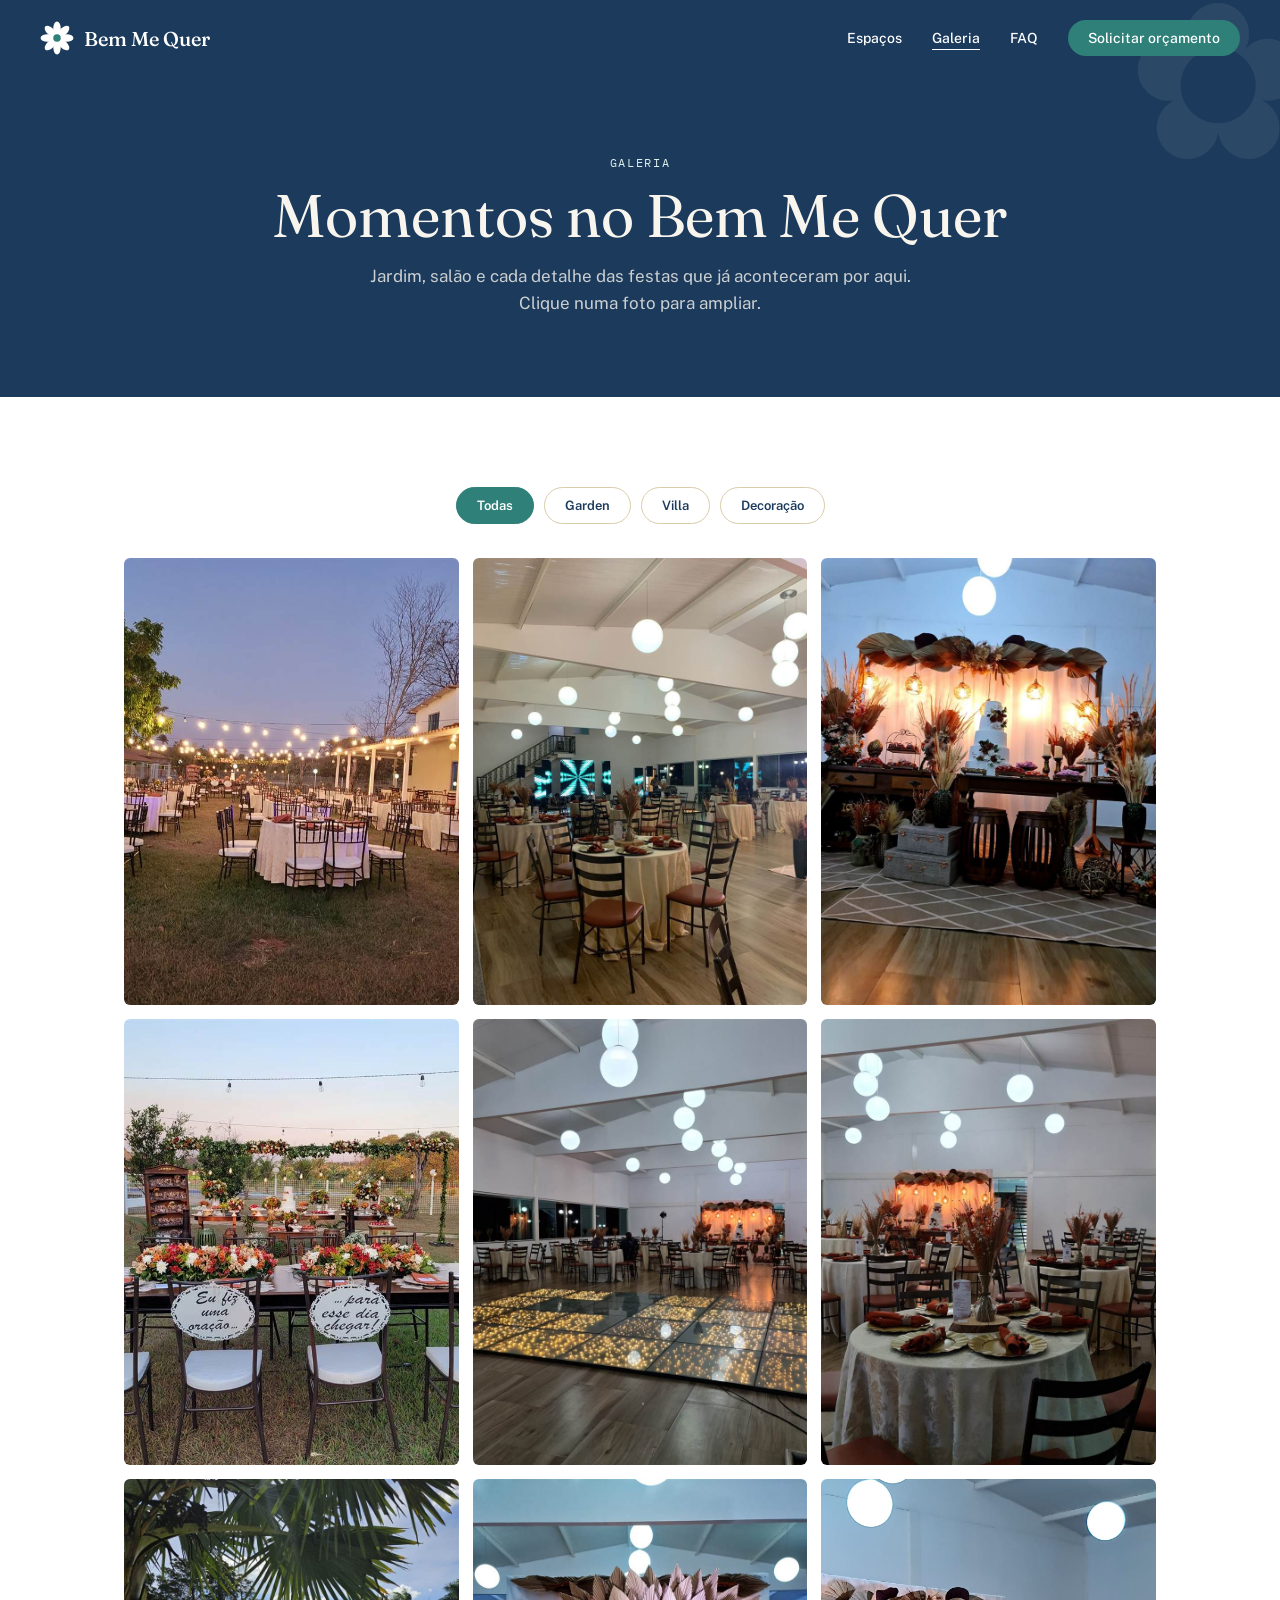
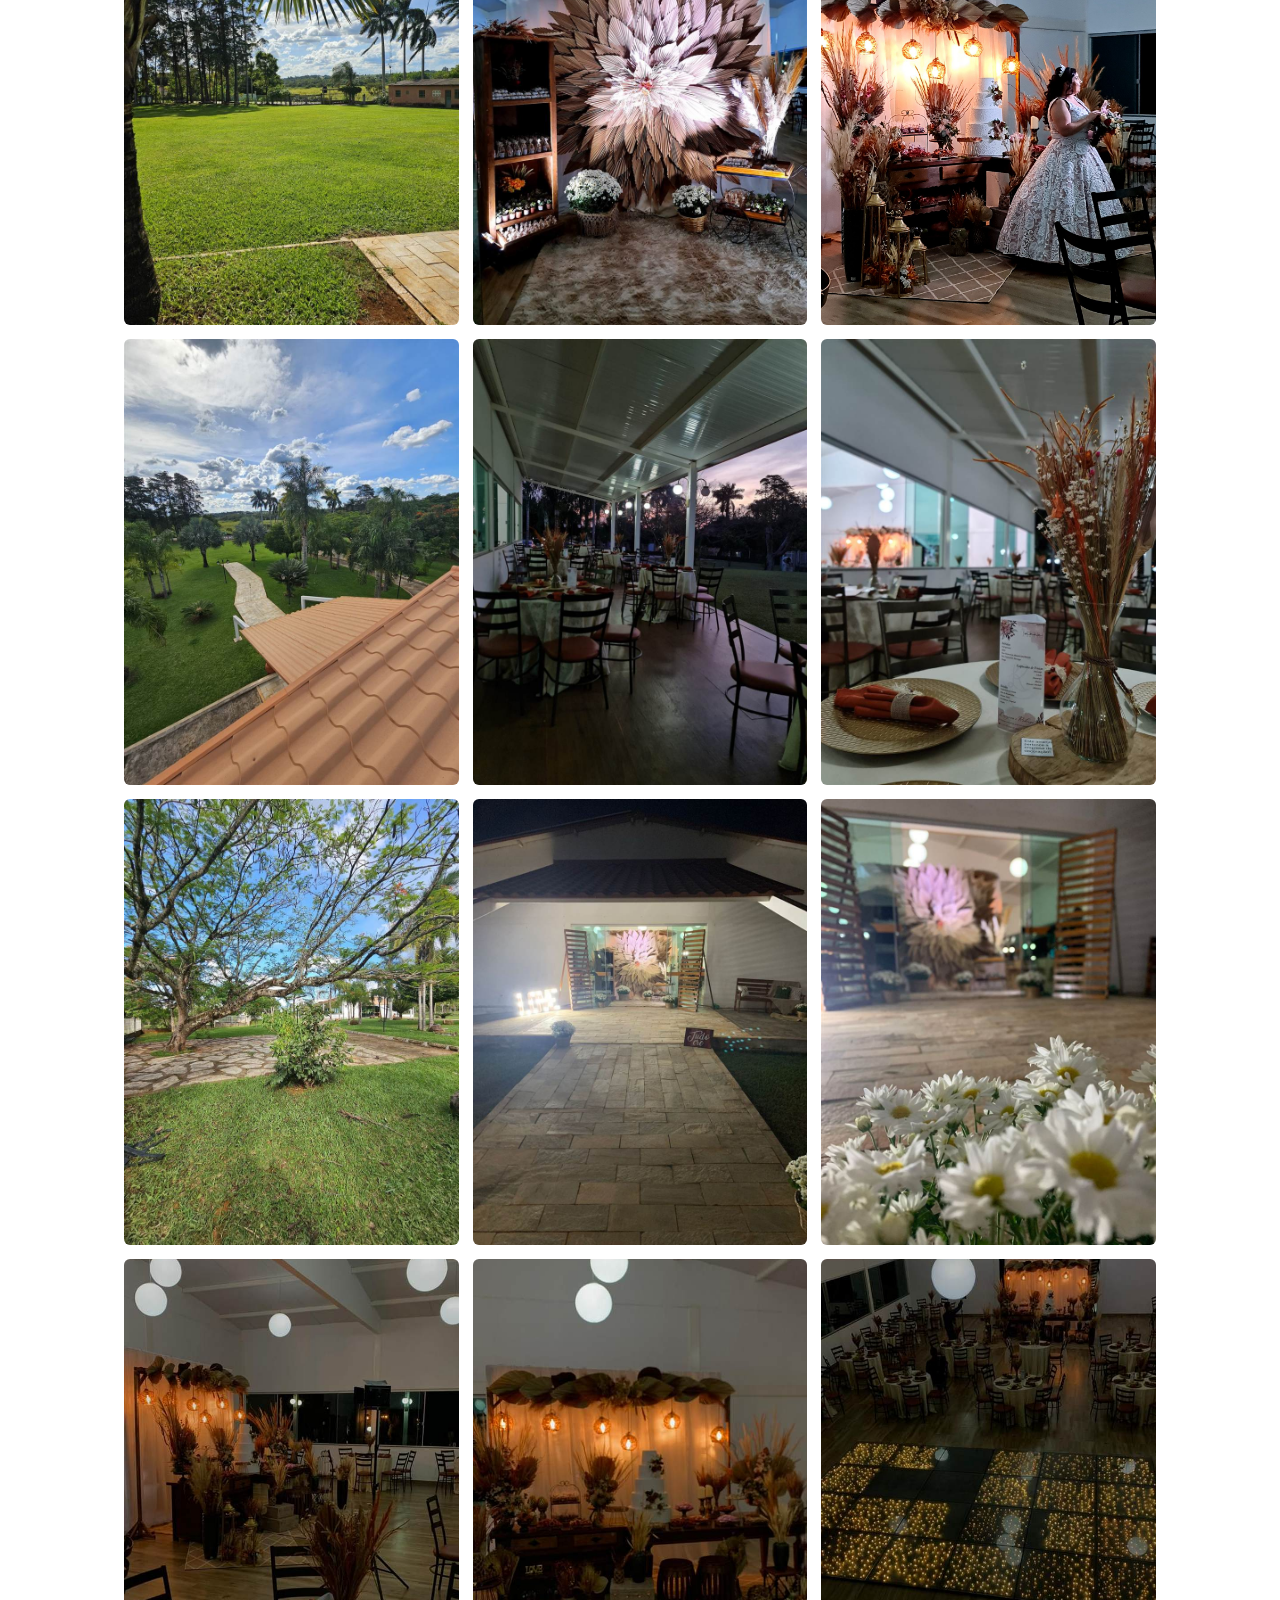
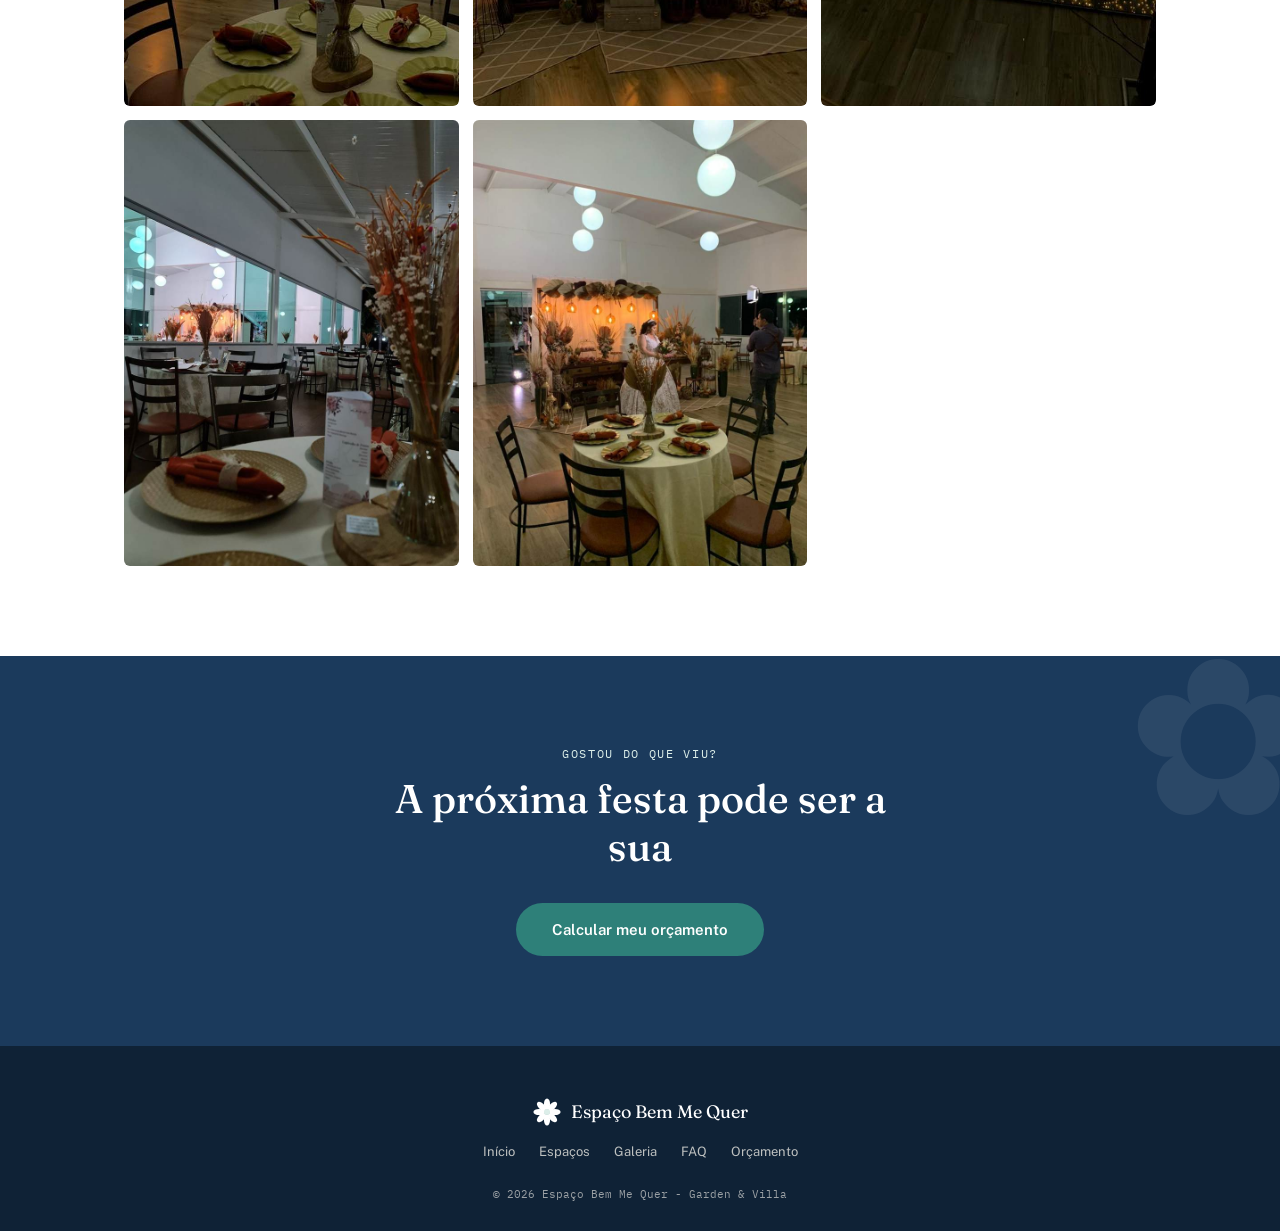
<file: galeria.html>
<!DOCTYPE html>
<html lang="pt-BR">
<head>
  <meta charset="UTF-8">
  <meta name="viewport" content="width=device-width, initial-scale=1.0">
  <title>Galeria - Espaço Bem Me Quer</title>
  <meta name="description" content="Fotos do Garden, da Villa e das decorações de festas no Espaço Bem Me Quer.">
  <link rel="icon" href="img/favicon.svg" type="image/svg+xml">
  <link rel="preconnect" href="https://fonts.googleapis.com">
  <link rel="preconnect" href="https://fonts.gstatic.com" crossorigin>
  <link href="https://fonts.googleapis.com/css2?family=Fraunces:opsz,wght@9..144,400;9..144,500;9..144,600&amp;family=IBM+Plex+Mono:wght@400;500&amp;family=Public+Sans:wght@400;500;600;700&amp;display=swap" rel="stylesheet">
  <link rel="stylesheet" href="css/style.css">
  <script src="js/script.js" defer></script>
</head>
<body>

<a class="skip-link" href="#conteudo">Pular para o conteúdo</a>

<!-- menu -->
<nav class="navbar" id="navbar" aria-label="Menu principal">
  <a href="index.html" class="brand">
    <span class="brand-mark" aria-hidden="true">
      <svg viewBox="0 0 64 64" width="34" height="34">
        <g fill="currentColor">
          <ellipse cx="32" cy="14" rx="7" ry="13"/>
          <ellipse cx="32" cy="14" rx="7" ry="13" transform="rotate(45 32 32)"/>
          <ellipse cx="32" cy="14" rx="7" ry="13" transform="rotate(90 32 32)"/>
          <ellipse cx="32" cy="14" rx="7" ry="13" transform="rotate(135 32 32)"/>
          <ellipse cx="32" cy="14" rx="7" ry="13" transform="rotate(180 32 32)"/>
          <ellipse cx="32" cy="14" rx="7" ry="13" transform="rotate(225 32 32)"/>
          <ellipse cx="32" cy="14" rx="7" ry="13" transform="rotate(270 32 32)"/>
          <ellipse cx="32" cy="14" rx="7" ry="13" transform="rotate(315 32 32)"/>
        </g>
        <circle cx="32" cy="32" r="7" fill="var(--brass)"/>
      </svg>
    </span>
    <span class="brand-name">Bem Me Quer</span>
  </a>

  <button type="button" class="nav-toggle" id="navToggle" aria-label="Abrir menu" aria-expanded="false" aria-controls="navLinks">
    <span></span><span></span><span></span>
  </button>

  <div class="nav-links" id="navLinks">
    <a href="espacos.html">Espaços</a>
    <a href="galeria.html" aria-current="page">Galeria</a>
    <a href="faq.html">FAQ</a>
    <a href="orcamento.html" class="nav-cta">Solicitar orçamento</a>
  </div>
</nav>

<!-- topo -->
<header class="page-hero">
  <div class="cta-petal" aria-hidden="true">✿</div>
  <p class="eyebrow eyebrow--light">Galeria</p>
  <h1>Momentos no Bem Me Quer</h1>
  <p class="page-hero-sub">Jardim, salão e cada detalhe das festas que já aconteceram por aqui. Clique numa foto para ampliar.</p>
</header>

<main id="conteudo">
  <div class="section">
    <div class="gallery-filters" role="group" aria-label="Filtrar fotos por categoria">
      <button type="button" class="filter-btn" data-filtro="todos" aria-pressed="true">Todas</button>
      <button type="button" class="filter-btn" data-filtro="garden" aria-pressed="false">Garden</button>
      <button type="button" class="filter-btn" data-filtro="villa" aria-pressed="false">Villa</button>
      <button type="button" class="filter-btn" data-filtro="decoracao" aria-pressed="false">Decoração</button>
    </div>
    <p class="sr-only" id="statusFiltro" aria-live="polite"></p>

    <div class="gallery-page-grid">
      <button type="button" class="gallery-item" data-cat="garden" aria-haspopup="dialog">
        <img src="img/garden-jantar-luzes.jpg" alt="Jantar ao ar livre com mesas e varal de luzes no jardim" width="1000" height="750" loading="lazy">
        <span class="gallery-zoom" aria-hidden="true">+</span>
      </button>
      <button type="button" class="gallery-item" data-cat="villa" aria-haspopup="dialog">
        <img src="img/villa-salao-pista.jpg" alt="Salão da Villa com mesas e pista iluminada" width="750" height="1000" loading="lazy">
        <span class="gallery-zoom" aria-hidden="true">+</span>
      </button>
      <button type="button" class="gallery-item" data-cat="decoracao" aria-haspopup="dialog">
        <img src="img/decoracao-mesa-bolo-rustica.jpg" alt="Mesa do bolo com decoração rústica" width="750" height="1000" loading="lazy">
        <span class="gallery-zoom" aria-hidden="true">+</span>
      </button>
      <button type="button" class="gallery-item" data-cat="garden" aria-haspopup="dialog">
        <img src="img/garden-mesa-flores.jpg" alt="Mesa de convidados decorada com flores no gramado" width="1000" height="750" loading="lazy">
        <span class="gallery-zoom" aria-hidden="true">+</span>
      </button>
      <button type="button" class="gallery-item" data-cat="villa" aria-haspopup="dialog">
        <img src="img/villa-pista-danca.jpg" alt="Pista de dança iluminada no salão" width="750" height="1000" loading="lazy">
        <span class="gallery-zoom" aria-hidden="true">+</span>
      </button>
      <button type="button" class="gallery-item" data-cat="decoracao" aria-haspopup="dialog">
        <img src="img/decoracao-flores-secas.jpg" alt="Mesa de convidados com arranjo de flores secas" width="750" height="1000" loading="lazy">
        <span class="gallery-zoom" aria-hidden="true">+</span>
      </button>
      <button type="button" class="gallery-item" data-cat="garden" aria-haspopup="dialog">
        <img src="img/garden-gramado-palmeiras.jpg" alt="Gramado amplo com palmeiras" width="750" height="1000" loading="lazy">
        <span class="gallery-zoom" aria-hidden="true">+</span>
      </button>
      <button type="button" class="gallery-item" data-cat="villa" aria-haspopup="dialog">
        <img src="img/villa-painel-flores.jpg" alt="Painel decorativo de flores no salão" width="750" height="1000" loading="lazy">
        <span class="gallery-zoom" aria-hidden="true">+</span>
      </button>
      <button type="button" class="gallery-item" data-cat="decoracao" aria-haspopup="dialog">
        <img src="img/decoracao-mesa-bolo-vestido-branco.jpg" alt="Mesa do bolo com decoração rústica e mulher de vestido branco ao lado" width="1200" height="1600" loading="lazy">
        <span class="gallery-zoom" aria-hidden="true">+</span>
      </button>
      <button type="button" class="gallery-item" data-cat="garden" aria-haspopup="dialog">
        <img src="img/garden-vista-do-alto.jpg" alt="Vista do alto do jardim com caminho e palmeiras" width="750" height="1000" loading="lazy">
        <span class="gallery-zoom" aria-hidden="true">+</span>
      </button>
      <button type="button" class="gallery-item" data-cat="villa" aria-haspopup="dialog">
        <img src="img/villa-varanda.jpg" alt="Varanda coberta ao entardecer" width="750" height="1000" loading="lazy">
        <span class="gallery-zoom" aria-hidden="true">+</span>
      </button>
      <button type="button" class="gallery-item" data-cat="decoracao" aria-haspopup="dialog">
        <img src="img/decoracao-mesa-posta.jpg" alt="Detalhe de mesa posta com guardanapo e cardápio" width="750" height="1000" loading="lazy">
        <span class="gallery-zoom" aria-hidden="true">+</span>
      </button>
      <button type="button" class="gallery-item" data-cat="garden" aria-haspopup="dialog">
        <img src="img/garden-arvore-caminho.jpg" alt="Árvore e caminho de pedras no jardim" width="751" height="1000" loading="lazy">
        <span class="gallery-zoom" aria-hidden="true">+</span>
      </button>
      <button type="button" class="gallery-item" data-cat="villa" aria-haspopup="dialog">
        <img src="img/villa-entrada-noite.jpg" alt="Entrada do salão iluminada à noite" width="750" height="1000" loading="lazy">
        <span class="gallery-zoom" aria-hidden="true">+</span>
      </button>
      <button type="button" class="gallery-item" data-cat="decoracao" aria-haspopup="dialog">
        <img src="img/decoracao-margaridas.jpg" alt="Margaridas na entrada do salão" width="750" height="1000" loading="lazy">
        <span class="gallery-zoom" aria-hidden="true">+</span>
      </button>
      <button type="button" class="gallery-item" data-cat="villa" aria-haspopup="dialog">
        <img src="img/villa-mesas-luz-baixa.jpg" alt="Mesas postas no salão com luz baixa" width="562" height="1000" loading="lazy">
        <span class="gallery-zoom" aria-hidden="true">+</span>
      </button>
      <button type="button" class="gallery-item" data-cat="decoracao" aria-haspopup="dialog">
        <img src="img/decoracao-mesa-bolo-iluminada.jpg" alt="Mesa do bolo iluminada" width="562" height="1000" loading="lazy">
        <span class="gallery-zoom" aria-hidden="true">+</span>
      </button>
      <button type="button" class="gallery-item" data-cat="villa" aria-haspopup="dialog">
        <img src="img/villa-pista-do-alto.jpg" alt="Pista de dança vista do alto" width="562" height="1000" loading="lazy">
        <span class="gallery-zoom" aria-hidden="true">+</span>
      </button>
      <button type="button" class="gallery-item" data-cat="decoracao" aria-haspopup="dialog">
        <img src="img/decoracao-mesa-janelas.jpg" alt="Mesa posta perto das janelas do salão" width="750" height="1000" loading="lazy">
        <span class="gallery-zoom" aria-hidden="true">+</span>
      </button>
      <button type="button" class="gallery-item" data-cat="decoracao" aria-haspopup="dialog">
        <img src="img/decoracao-salao-sessao-fotos.jpg" alt="Mesa posta no salão, com a mesa do bolo e uma sessão de fotos ao fundo" width="750" height="1000" loading="lazy">
        <span class="gallery-zoom" aria-hidden="true">+</span>
      </button>
    </div>
  </div>

  <section class="cta-banner">
    <div class="cta-petal" aria-hidden="true">✿</div>
    <p class="eyebrow eyebrow--light">Gostou do que viu?</p>
    <h2>A próxima festa pode ser a sua</h2>
    <a href="orcamento.html" class="btn btn--primary btn--lg">Calcular meu orçamento</a>
  </section>
</main>

<!-- rodapé -->
<footer class="site-footer">
  <div class="footer-brand">
    <span class="brand-mark" aria-hidden="true">
      <svg viewBox="0 0 64 64" width="28" height="28">
        <g fill="currentColor">
          <ellipse cx="32" cy="14" rx="7" ry="13"/>
          <ellipse cx="32" cy="14" rx="7" ry="13" transform="rotate(45 32 32)"/>
          <ellipse cx="32" cy="14" rx="7" ry="13" transform="rotate(90 32 32)"/>
          <ellipse cx="32" cy="14" rx="7" ry="13" transform="rotate(135 32 32)"/>
          <ellipse cx="32" cy="14" rx="7" ry="13" transform="rotate(180 32 32)"/>
          <ellipse cx="32" cy="14" rx="7" ry="13" transform="rotate(225 32 32)"/>
          <ellipse cx="32" cy="14" rx="7" ry="13" transform="rotate(270 32 32)"/>
          <ellipse cx="32" cy="14" rx="7" ry="13" transform="rotate(315 32 32)"/>
        </g>
        <circle cx="32" cy="32" r="7" fill="var(--brass-soft)"/>
      </svg>
    </span>
    <span>Espaço Bem Me Quer</span>
  </div>
  <nav class="footer-links" aria-label="Links do rodapé">
    <a href="index.html">Início</a>
    <a href="espacos.html">Espaços</a>
    <a href="galeria.html">Galeria</a>
    <a href="faq.html">FAQ</a>
    <a href="orcamento.html">Orçamento</a>
  </nav>
  <p class="footer-copy">&copy; <span id="ano">2026</span> Espaço Bem Me Quer - Garden &amp; Villa</p>
</footer>

<!-- foto ampliada -->
<dialog class="lightbox" id="lightbox" aria-label="Foto ampliada">
  <button type="button" class="lightbox-close" id="lightboxClose" aria-label="Fechar foto ampliada">&times;</button>
  <figure class="lightbox-figure" id="lightboxFigure"></figure>
</dialog>

</body>
</html>
</file>
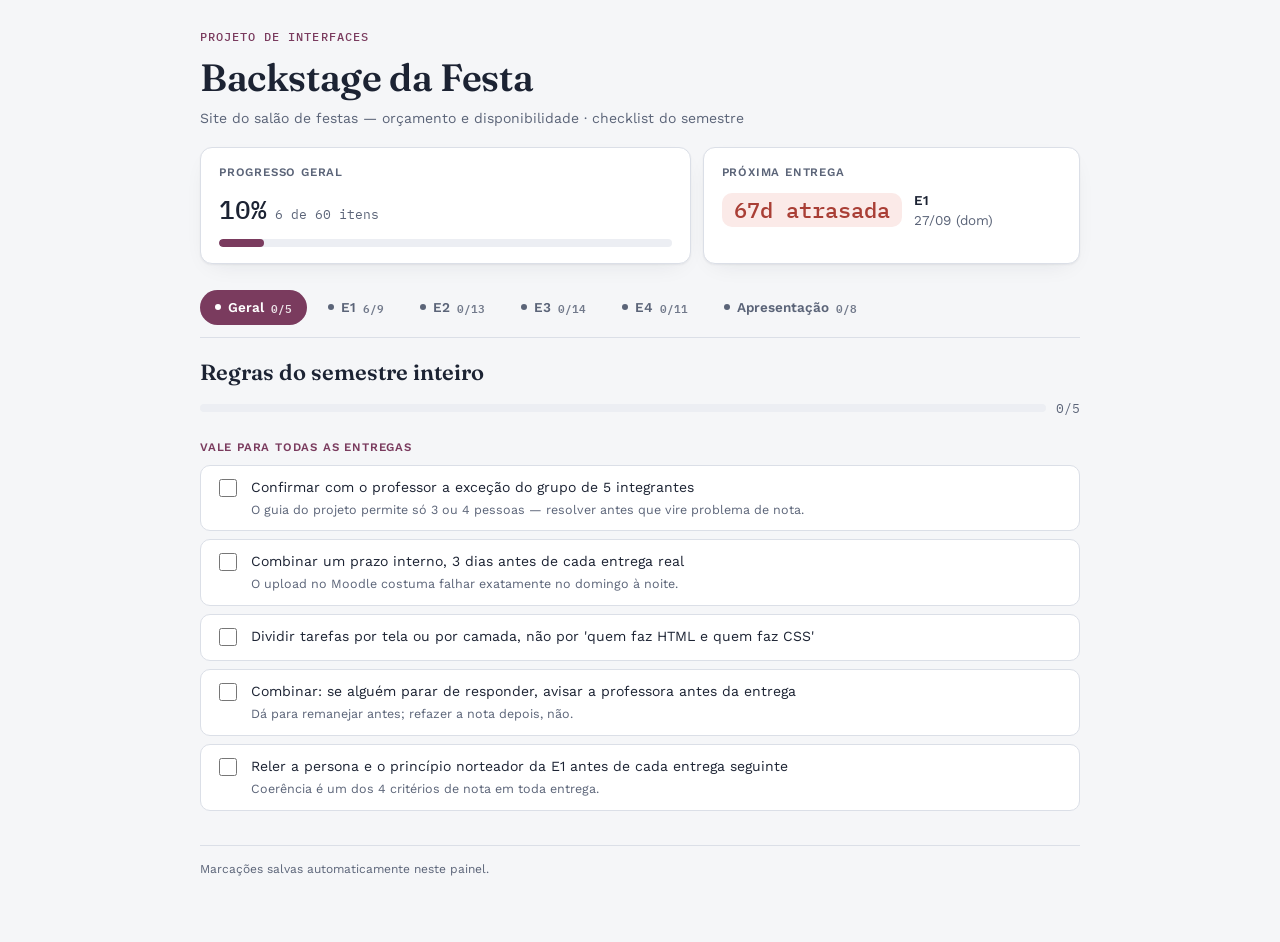
<file: PDFS/backstagedafesta_1_comentado.html>
<!doctype html>
<!-- Declara que este documento usa HTML5 -->
<html lang="pt-BR">
<!-- Abre a tag raiz do HTML e define o idioma como português do Brasil (ajuda leitores de tela e o Google) -->
<head>
<!-- Início da seção "head": metadados que não aparecem na tela, mas configuram a página -->
<meta charset="UTF-8">
<!-- Define a codificação de caracteres como UTF-8, para acentos e caracteres especiais funcionarem -->
<meta name="viewport" content="width=device-width, initial-scale=1.0">
<!-- Faz a página se ajustar à largura da tela do dispositivo (essencial para responsividade em celular) -->
<title>Backstage da Festa</title>
<!-- Título que aparece na aba do navegador -->
<link rel="preconnect" href="https://fonts.googleapis.com">
<!-- Avisa o navegador para já abrir conexão com o Google Fonts antes de precisar, deixando o carregamento mais rápido -->
<link rel="preconnect" href="https://fonts.gstatic.com" crossorigin>
<!-- Mesma ideia acima, mas para o domínio que efetivamente hospeda os arquivos de fonte -->
<link href="https://fonts.googleapis.com/css2?family=Fraunces:opsz,wght@9..144,500;9..144,600;9..144,700&family=Work+Sans:wght@400;500;600;700&family=IBM+Plex+Mono:wght@400;500&display=swap" rel="stylesheet">
<!-- Importa três fontes do Google Fonts: Fraunces (títulos), Work Sans (texto normal) e IBM Plex Mono (números/monoespaçada) -->
<style>
  /* Início do bloco de CSS (estilo visual da página) */

  :root {
    /* :root é o elemento HTML como um todo; aqui são criadas "variáveis CSS" (custom properties) reaproveitadas no resto do arquivo */
    --bg: #F5F6F8;              /* cor de fundo da página no tema claro */
    --surface: #FFFFFF;         /* cor de fundo dos "cards"/caixas no tema claro */
    --surface-2: #ECEEF3;       /* uma segunda cor de superfície, um pouco mais escura, para contraste */
    --border: #DBDFE7;          /* cor das bordas dos elementos */
    --ink: #1C2333;             /* cor do texto principal */
    --ink-muted: #5B6478;       /* cor de texto secundário/apagado (legendas, notas) */
    --accent: #7A3B5E;          /* cor de destaque (roxo/vinho) usada em botões ativos, títulos etc. */
    --accent-ink: #ffffff;      /* cor do texto quando ele fica em cima da cor de destaque */
    --accent-soft: #F3E6EC;     /* versão bem clara da cor de destaque, para fundos suaves */
    --gold: #B8791F;            /* cor dourada (reserva, definida mas não necessariamente usada em todo lugar) */
    --success: #2F7D6B;         /* cor de "sucesso" (verde), usada em itens concluídos */
    --success-soft: #E1F1EC;    /* fundo verde clarinho para destacar sucesso */
    --warn: #A5710E;            /* cor de "atenção" (amarelo/laranja escuro) */
    --warn-soft: #FBF1DE;       /* fundo amarelo clarinho para avisos */
    --danger: #A93E35;          /* cor de "perigo" (vermelho), ex.: prazo atrasado */
    --danger-soft: #FBEAE8;     /* fundo vermelho clarinho para perigo */
    --shadow: 0 1px 2px rgba(28,35,51,0.06), 0 8px 24px -12px rgba(28,35,51,0.12);
    /* sombra padrão aplicada aos cards (duas camadas de sombra sobrepostas para dar profundidade) */
    color-scheme: light;
    /* diz ao navegador que o esquema de cores padrão desta página é claro (afeta scrollbars, inputs nativos etc.) */
  }
  @media (prefers-color-scheme: dark) {
    /* Este bloco só se aplica quando o SISTEMA OPERACIONAL do usuário está em modo escuro */
    :root:not([data-theme="light"]) {
      /* Mas só entra em vigor se a página não tiver sido forçada manualmente para o tema "light" via atributo data-theme */
      --bg: #14161D;             /* fundo escuro */
      --surface: #1C2030;        /* superfície escura dos cards */
      --surface-2: #252A3C;      /* segunda superfície escura */
      --border: #383E56;         /* borda no tema escuro */
      --ink: #ECE9E2;            /* texto principal claro (para contrastar com fundo escuro) */
      --ink-muted: #A5ABC2;      /* texto secundário claro */
      --accent: #E29FC0;         /* cor de destaque adaptada (rosa mais claro) para tema escuro */
      --accent-ink: #1C2030;     /* texto escuro em cima do destaque, no tema escuro */
      --accent-soft: #3A2431;    /* fundo suave de destaque no escuro */
      --gold: #E3B15A;           /* dourado ajustado para o escuro */
      --success: #74C7AE;        /* verde ajustado para o escuro */
      --success-soft: #1E362F;   /* fundo verde escuro */
      --warn: #E3B15A;           /* amarelo ajustado para o escuro */
      --warn-soft: #3A2E14;      /* fundo amarelo escuro */
      --danger: #E2897C;         /* vermelho ajustado para o escuro */
      --danger-soft: #3A211F;    /* fundo vermelho escuro */
      --shadow: 0 1px 2px rgba(0,0,0,0.3), 0 8px 24px -12px rgba(0,0,0,0.5);
      /* sombra mais forte, porque em fundo escuro sombras claras/fracas não aparecem bem */
      color-scheme: dark;
      /* avisa o navegador que agora o esquema é escuro */
    }
  }
  :root[data-theme="dark"] {
    /* Este bloco força o tema escuro manualmente, mesmo que o sistema operacional esteja no modo claro,
       quando alguém define o atributo data-theme="dark" na tag <html> (ex.: um botão de alternar tema) */
    --bg: #14161D;
    --surface: #1C2030;
    --surface-2: #252A3C;
    --border: #383E56;
    --ink: #ECE9E2;
    --ink-muted: #A5ABC2;
    --accent: #E29FC0;
    --accent-ink: #1C2030;
    --accent-soft: #3A2431;
    --gold: #E3B15A;
    --success: #74C7AE;
    --success-soft: #1E362F;
    --warn: #E3B15A;
    --warn-soft: #3A2E14;
    --danger: #E2897C;
    --danger-soft: #3A211F;
    --shadow: 0 1px 2px rgba(0,0,0,0.3), 0 8px 24px -12px rgba(0,0,0,0.5);
    color-scheme: dark;
    /* (mesmos valores do bloco de dark mode automático acima, repetidos para o modo forçado manualmente) */
  }

  * { box-sizing: border-box; }
  /* Aplica a TODOS os elementos: padding e borda passam a contar dentro da largura/altura definida (evita contas confusas de tamanho) */
  html, body { margin: 0; padding: 0; }
  /* Remove a margem e o espaçamento padrão que o navegador coloca em html e body */
  body {
    background: var(--bg);           /* usa a variável de cor de fundo definida acima */
    color: var(--ink);               /* cor do texto padrão do corpo da página */
    font-family: 'Work Sans', system-ui, -apple-system, Segoe UI, sans-serif;
    /* fonte principal do texto, com alternativas (fallbacks) caso a Work Sans não carregue */
    font-size: 15px;                 /* tamanho de fonte base */
    line-height: 1.5;                /* espaçamento entre linhas de texto (150% do tamanho da fonte) */
    overflow-x: hidden;              /* esconde qualquer rolagem horizontal indesejada */
  }
  @media (prefers-reduced-motion: reduce) {
    /* Se o usuário configurou o sistema para reduzir animações (acessibilidade)... */
    * { transition: none !important; animation: none !important; }
    /* ...desativa TODAS as transições e animações CSS da página */
  }

  .wrap {
    max-width: 920px;   /* largura máxima do conteúdo, para não esticar demais em telas grandes */
    margin: 0 auto;      /* centraliza horizontalmente o bloco na página */
    padding: 28px 20px 64px;  /* espaçamento interno: topo 28px, laterais 20px, base 64px */
  }

  /* ---------- header ---------- */
  header.top {
    display: flex;              /* transforma o header em um container flexível */
    flex-direction: column;     /* empilha os filhos na vertical */
    gap: 18px;                  /* espaço de 18px entre os filhos */
    margin-bottom: 26px;        /* espaço abaixo do header inteiro */
  }
  .eyebrow {
    font-family: 'IBM Plex Mono', monospace;  /* usa a fonte monoespaçada para esse rótulo pequeno */
    font-size: 11.5px;                        /* tamanho bem pequeno */
    letter-spacing: 0.09em;                   /* espaçamento extra entre letras */
    text-transform: uppercase;                /* força o texto em maiúsculas */
    color: var(--accent);                     /* usa a cor de destaque */
    font-weight: 500;                         /* peso da fonte (meio-negrito) */
  }
  h1.title {
    font-family: 'Fraunces', Georgia, serif;  /* fonte serifada de destaque para o título principal */
    font-weight: 600;                         /* semi-negrito */
    font-size: clamp(28px, 5vw, 38px);        /* tamanho responsivo: nunca menor que 28px, nunca maior que 38px, e tenta 5% da largura da tela */
    margin: 4px 0 0;                          /* margem só no topo */
    text-wrap: balance;                       /* tenta equilibrar o texto em várias linhas de forma mais bonita */
    letter-spacing: -0.01em;                  /* letras levemente mais próximas umas das outras */
  }
  .subtitle {
    color: var(--ink-muted);   /* cor apagada para o subtítulo */
    font-size: 14px;           /* tamanho um pouco menor que o texto padrão */
    margin-top: 2px;           /* pequena margem no topo */
  }

  .status-row {
    display: grid;                          /* usa grid layout para os dois cards de status */
    grid-template-columns: 1.3fr 1fr;       /* duas colunas: a primeira um pouco mais larga que a segunda */
    gap: 12px;                              /* espaço entre as colunas */
  }
  @media (max-width: 560px) {
    /* Em telas estreitas (celular)... */
    .status-row { grid-template-columns: 1fr; }
    /* ...os dois cards passam a ficar em uma coluna só (empilhados) */
  }
  .status-card {
    background: var(--surface);   /* fundo do card */
    border: 1px solid var(--border);  /* borda fina */
    border-radius: 12px;          /* cantos arredondados */
    padding: 16px 18px;           /* espaçamento interno */
    box-shadow: var(--shadow);    /* aplica a sombra definida nas variáveis */
  }
  .status-card .label {
    font-size: 11.5px;                 /* rótulo pequeno dentro do card */
    text-transform: uppercase;         /* maiúsculas */
    letter-spacing: 0.07em;            /* espaçamento entre letras */
    color: var(--ink-muted);           /* cor apagada */
    font-weight: 600;                  /* semi-negrito */
    margin-bottom: 8px;                /* espaço abaixo do rótulo */
  }
  .overall-num {
    display: flex;                      /* alinha o número grande e o texto pequeno lado a lado */
    align-items: baseline;              /* alinha pela linha de base do texto, ficando visualmente natural */
    gap: 8px;                           /* espaço entre eles */
    font-family: 'IBM Plex Mono', monospace;  /* fonte monoespaçada para números */
    font-variant-numeric: tabular-nums; /* faz os dígitos terem sempre a mesma largura (não "pulam" ao mudar) */
  }
  .overall-num .big { font-size: 26px; font-weight: 500; color: var(--ink); }
  /* número grande da porcentagem geral */
  .overall-num .small { font-size: 13px; color: var(--ink-muted); }
  /* texto pequeno ao lado (ex.: "3 de 10 itens") */
  .bar-track {
    margin-top: 10px;         /* espaço acima da barra */
    height: 8px;               /* altura da barra de progresso (o "trilho" vazio) */
    border-radius: 5px;        /* cantos arredondados */
    background: var(--surface-2);  /* cor de fundo do trilho (parte não preenchida) */
    overflow: hidden;          /* garante que o preenchimento não vaze das bordas arredondadas */
  }
  .bar-fill {
    height: 100%;              /* preenche toda a altura do trilho */
    background: var(--accent); /* cor da parte preenchida (progresso já feito) */
    border-radius: 5px;        /* cantos arredondados */
    transition: width 0.35s ease;  /* anima suavemente quando a largura (o progresso) muda */
  }
  .deadline-body { display: flex; align-items: center; gap: 12px; }
  /* organiza o "chip" de dias restantes e o texto do prazo lado a lado, centralizados verticalmente */
  .deadline-chip {
    font-family: 'IBM Plex Mono', monospace;   /* fonte monoespaçada para o número de dias */
    font-variant-numeric: tabular-nums;        /* dígitos de largura fixa */
    font-size: 22px;                           /* tamanho grande, chama atenção */
    font-weight: 500;                          /* peso médio */
    border-radius: 10px;                       /* cantos arredondados, formato de "pílula/chip" */
    padding: 6px 12px;                         /* espaçamento interno */
    line-height: 1;                            /* linha justa, sem espaço extra vertical */
    white-space: nowrap;                       /* não deixa o texto quebrar linha */
  }
  .deadline-chip.ok { background: var(--success-soft); color: var(--success); }
  /* estilo do chip quando o prazo ainda está tranquilo (verde) */
  .deadline-chip.warn { background: var(--warn-soft); color: var(--warn); }
  /* estilo do chip quando o prazo está próximo (amarelo) */
  .deadline-chip.danger { background: var(--danger-soft); color: var(--danger); }
  /* estilo do chip quando o prazo já passou (vermelho) */
  .deadline-text { font-size: 13.5px; color: var(--ink-muted); }
  /* texto ao lado do chip (nome do módulo e data), em cor apagada */
  .deadline-text b { color: var(--ink); font-weight: 600; }
  /* dentro desse texto, o que estiver em negrito (<b>) usa a cor principal, não a apagada */
  .all-done { color: var(--success); font-weight: 600; font-size: 14.5px; }
  /* estilo da mensagem exibida quando não há nenhuma entrega pendente */

  /* ---------- tabs ---------- */
  .tabs {
    display: flex;               /* as abas ficam lado a lado */
    gap: 6px;                    /* pequeno espaço entre as abas */
    flex-wrap: wrap;             /* se não couber, as abas quebram para a linha de baixo */
    margin-bottom: 18px;         /* espaço abaixo do conjunto de abas */
    border-bottom: 1px solid var(--border);  /* linha divisória abaixo das abas */
    padding-bottom: 12px;        /* espaço entre as abas e essa linha */
  }
  .tab-btn {
    font-family: 'Work Sans', sans-serif;  /* fonte do texto do botão de aba */
    font-size: 13.5px;                      /* tamanho do texto */
    font-weight: 600;                       /* semi-negrito */
    color: var(--ink-muted);                /* cor padrão (aba não selecionada) */
    background: transparent;                /* sem fundo por padrão */
    border: 1px solid transparent;          /* borda invisível (reserva espaço, evita "pulo" de layout) */
    border-radius: 999px;                   /* valor bem alto = formato de pílula/cápsula */
    padding: 7px 14px;                      /* espaçamento interno do botão */
    cursor: pointer;                        /* mostra a mãozinha ao passar o mouse, indicando que é clicável */
    display: inline-flex;                   /* permite alinhar ícone/texto/contador na mesma linha */
    align-items: center;                    /* centraliza verticalmente o conteúdo do botão */
    gap: 7px;                               /* espaço entre a bolinha, o texto e o contador */
    transition: background 0.15s ease, color 0.15s ease, border-color 0.15s ease;
    /* anima suavemente mudanças de fundo, cor de texto e cor de borda (ex.: ao passar o mouse) */
  }
  .tab-btn:hover { background: var(--surface-2); color: var(--ink); }
  /* ao passar o mouse por cima da aba, muda o fundo e escurece o texto */
  .tab-btn:focus-visible { outline: 2px solid var(--accent); outline-offset: 2px; }
  /* quando o botão recebe foco pelo teclado (Tab), mostra um contorno visível de acessibilidade */
  .tab-btn[aria-selected="true"] {
    background: var(--accent);   /* aba ativa recebe a cor de destaque como fundo */
    color: var(--accent-ink);    /* e o texto muda para a cor que contrasta com o destaque */
  }
  .tab-count {
    font-family: 'IBM Plex Mono', monospace;   /* fonte monoespaçada para o contador "x/y" */
    font-size: 11px;                            /* texto pequeno */
    font-variant-numeric: tabular-nums;         /* dígitos de largura fixa */
    opacity: 0.85;                              /* levemente transparente, para não competir com o texto principal */
  }
  .tab-dot {
    width: 6px; height: 6px; border-radius: 50%;  /* uma bolinha pequena e redonda */
    background: var(--ink-muted);                  /* cor padrão da bolinha (módulo incompleto) */
    flex: none;                                     /* não deixa a bolinha encolher/crescer no flex */
  }
  .tab-btn[data-complete="true"] .tab-dot { background: var(--success); }
  /* se o atributo data-complete da aba for "true" (módulo 100% concluído), a bolinha fica verde */
  .tab-btn[aria-selected="true"] .tab-dot { background: var(--accent-ink); }
  /* se a aba estiver selecionada, a bolinha usa a cor de contraste do destaque (para continuar visível no fundo colorido) */

  /* ---------- panel ---------- */
  .panel-head {
    display: flex;                     /* título do painel e metadados lado a lado */
    flex-wrap: wrap;                   /* quebra linha se não couber */
    align-items: baseline;             /* alinha pela linha de base do texto */
    justify-content: space-between;    /* empurra um para a esquerda e outro para a direita */
    gap: 10px;                         /* espaço mínimo entre eles */
    margin-bottom: 6px;                /* espaço abaixo do cabeçalho do painel */
  }
  h2.panel-title {
    font-family: 'Fraunces', Georgia, serif;  /* mesma fonte serifada do título principal */
    font-size: 22px;                          /* tamanho do título do módulo/aba ativa */
    font-weight: 600;                         /* semi-negrito */
    margin: 0;                                /* remove margem padrão do h2 */
  }
  .panel-meta {
    font-family: 'IBM Plex Mono', monospace;  /* fonte monoespaçada para os metadados (peso da nota, prazo) */
    font-size: 12px;                           /* texto pequeno */
    color: var(--ink-muted);                   /* cor apagada */
    font-variant-numeric: tabular-nums;        /* dígitos de largura fixa */
  }
  .panel-progress-row {
    display: flex;             /* barra de progresso e porcentagem lado a lado */
    align-items: center;       /* centralizados verticalmente */
    gap: 10px;                 /* espaço entre eles */
    margin: 10px 0 22px;       /* margem acima e abaixo dessa linha */
  }
  .panel-progress-row .bar-track { flex: 1; margin-top: 0; }
  /* a barra ocupa todo o espaço disponível e não usa a margem-topo padrão nesse contexto */
  .panel-progress-row .pct {
    font-family: 'IBM Plex Mono', monospace;   /* fonte monoespaçada para a porcentagem */
    font-size: 12.5px;                          /* texto pequeno */
    color: var(--ink-muted);                    /* cor apagada */
    font-variant-numeric: tabular-nums;         /* dígitos de largura fixa */
    white-space: nowrap;                        /* não quebra linha */
  }

  .group { margin-bottom: 22px; }
  /* espaço abaixo de cada grupo de itens dentro de um módulo */
  .group-title {
    font-size: 11.5px;                 /* título do grupo, pequeno */
    text-transform: uppercase;         /* maiúsculas */
    letter-spacing: 0.07em;            /* espaçamento entre letras */
    font-weight: 600;                  /* semi-negrito */
    color: var(--accent);              /* cor de destaque */
    margin-bottom: 8px;                /* espaço abaixo do título do grupo */
  }
  ul.checklist { list-style: none; margin: 0; padding: 0; }
  /* remove as bolinhas padrão de lista e as margens/paddings padrão da <ul> */
  .item {
    background: var(--surface);        /* fundo de cada item da checklist */
    border: 1px solid var(--border);   /* borda fina */
    border-radius: 10px;               /* cantos arredondados */
    margin-bottom: 8px;                /* espaço entre um item e o próximo */
    transition: background 0.15s ease, border-color 0.15s ease;
    /* anima suavemente a mudança de fundo/borda (ex.: quando marcado como concluído) */
  }
  .item:has(input:checked) { background: var(--success-soft); border-color: transparent; }
  /* :has() é um seletor CSS moderno: se o item CONTÉM um checkbox marcado, o próprio item ganha fundo verde suave */
  .item label {
    display: flex;              /* ícone do checkbox e texto lado a lado */
    align-items: flex-start;    /* alinhados pelo topo (útil quando o texto tem duas linhas: título + nota) */
    gap: 11px;                  /* espaço entre checkbox e texto */
    padding: 11px 14px;         /* espaçamento interno clicável do item inteiro */
    cursor: pointer;            /* toda a label é clicável, não só o quadradinho */
  }
  .item input[type="checkbox"] {
    width: 18px; height: 18px;       /* tamanho do quadradinho de marcar */
    margin-top: 2px;                  /* pequeno ajuste para alinhar com a primeira linha do texto */
    accent-color: var(--success);     /* cor do checkbox quando marcado (verde) */
    flex: none;                       /* não deixa o checkbox esticar/encolher */
    cursor: pointer;                  /* mãozinha ao passar o mouse */
  }
  .item input[type="checkbox"]:focus-visible { outline: 2px solid var(--accent); outline-offset: 2px; }
  /* contorno de acessibilidade visível quando o checkbox recebe foco via teclado */
  .item-text { flex: 1; display: flex; flex-direction: column; gap: 3px; }
  /* a coluna de texto ocupa o espaço restante e empilha título + nota verticalmente */
  .item-text .main { display: block; font-size: 14px; color: var(--ink); }
  /* texto principal da tarefa */
  .item:has(input:checked) .item-text .main { text-decoration: line-through; color: var(--ink-muted); }
  /* se o checkbox do item estiver marcado, risca o texto principal e apaga a cor (efeito "tarefa concluída") */
  .item-text .note { display: block; font-size: 12.5px; color: var(--ink-muted); }
  /* texto da nota/observação, menor e mais apagado que o texto principal */

  .readonly-banner {
    background: var(--warn-soft);   /* fundo amarelo suave */
    color: var(--warn);             /* texto na cor de aviso */
    border-radius: 10px;            /* cantos arredondados */
    padding: 10px 14px;             /* espaçamento interno */
    font-size: 13px;                /* tamanho do texto */
    margin-bottom: 16px;            /* espaço abaixo do aviso */
  }
  /* estilo do aviso mostrado quando a página está em modo "somente leitura" */

  footer.foot {
    margin-top: 34px;                        /* espaço acima do rodapé */
    padding-top: 14px;                       /* espaço interno acima do texto do rodapé */
    border-top: 1px solid var(--border);     /* linha divisória acima do rodapé */
    font-size: 12px;                         /* texto pequeno */
    color: var(--ink-muted);                 /* cor apagada */
  }
</style>
<!-- Fim do bloco de estilos -->
</head>
<body>
<!-- Início do corpo visível da página -->
<div class="wrap"><div id="app"></div></div>
<!-- .wrap centraliza e limita a largura do conteúdo; #app é o "contêiner vazio" onde o JavaScript vai
     desenhar (renderizar) todo o HTML da checklist dinamicamente -->

<script id="app-script">
// Início do bloco de JavaScript. Tem um id porque o próprio script lê o seu texto depois,
// para gerar uma nova versão do arquivo com o estado salvo embutido
(function () {
  // Cria uma "IIFE" (função que roda imediatamente ao ser definida). Isso evita que as variáveis
  // e funções aqui dentro "vazem" e conflitem com outras variáveis globais da página.
  "use strict";
  // Ativa o modo estrito do JavaScript: erros silenciosos viram erros de verdade (ajuda a pegar bugs).

  var HEAD_HTML = document.head.innerHTML;
  // Guarda uma cópia de todo o conteúdo do <head> (metatags, fontes, CSS) como texto,
  // para poder remontar o HTML completo depois (usado ao salvar/publicar o estado).

  var MODULES = [
    // Lista principal: cada objeto aqui é um "módulo" (uma aba/etapa do projeto: Geral, E1, E2, E3, E4, Apresentação).
    {
      id: "geral", label: "Geral", title: "Regras do semestre inteiro",
      // id: identificador interno da aba; label: texto curto do botão da aba; title: título grande mostrado no painel
      weight: null, deadline: null,
      // weight: peso na nota (aqui não tem, pois são regras gerais); deadline: data de entrega (não tem, também)
      groups: [
        // "groups" divide os itens desse módulo em subgrupos com título próprio
        { title: "Vale para todas as entregas", items: [
          // cada "item" é uma tarefa da checklist, com id único, texto (text) e, opcionalmente, uma nota explicativa (note)
          { id: "geral-grupo-tamanho", text: "Confirmar com o professor a exceção do grupo de 5 integrantes", note: "O guia do projeto permite só 3 ou 4 pessoas — resolver antes que vire problema de nota." },
          { id: "geral-prazo-interno", text: "Combinar um prazo interno, 3 dias antes de cada entrega real", note: "O upload no Moodle costuma falhar exatamente no domingo à noite." },
          { id: "geral-divisao", text: "Dividir tarefas por tela ou por camada, não por 'quem faz HTML e quem faz CSS'" },
          { id: "geral-integrante-sumido", text: "Combinar: se alguém parar de responder, avisar a professora antes da entrega", note: "Dá para remanejar antes; refazer a nota depois, não." },
          { id: "geral-coerencia", text: "Reler a persona e o princípio norteador da E1 antes de cada entrega seguinte", note: "Coerência é um dos 4 critérios de nota em toda entrega." }
        ]}
      ]
    },
    {
      id: "e1", label: "E1", title: "E1 — Pesquisa e Definição",
      weight: "20%", deadline: "2026-09-27",
      // este módulo tem peso 20% da nota e prazo em 27/09/2026
      groups: [
        { title: "Empatia, persona e jornada", items: [
          { id: "e1-entrevistas", text: "3 entrevistas aplicadas, com roteiro e uma citação textual de cada" },
          { id: "e1-persona", text: "Persona montada, com cada traço rastreável a uma entrevista" },
          { id: "e1-jornada", text: "Mapa de jornada com os pontos de dor marcados" }
        ]},
        { title: "Definição e ideação", items: [
          { id: "e1-definicao", text: "Definição do problema em uma frase" },
          { id: "e1-ideacao", text: "8 ou mais ideias geradas, 2 escolhidas com justificativa" },
          { id: "e1-principio", text: "Princípio norteador falsificável" }
        ]},
        { title: "Antes de enviar", items: [
          { id: "e1-grupo-revisou", text: "Grupo revisou e ajustou a lista de ideação junto", note: "Importante para conseguir defender na arguição de dezembro." },
          { id: "e1-releitura", text: "Documento revisado por todo mundo (texto, coerência, sem erro)" },
          { id: "e1-envio", text: "PDF enviado no Moodle até 27/09, 23h59" }
        ]}
      ]
    },
    {
      id: "e2", label: "E2", title: "E2 — Protótipo e Teste",
      weight: "25%", deadline: "2026-10-18",
      groups: [
        { title: "Wireframes e Figma", items: [
          { id: "e2-leitura-roteiro", text: "Ler o roteiro_figma.md antes de montar o protótipo" },
          { id: "e2-wireframes", text: "Wireframes de baixa fidelidade de todas as telas do fluxo principal", note: "Papel ou Figma, sem cor e sem tipografia definida." },
          { id: "e2-wireframes-foto", text: "Fotografar ou digitalizar os wireframes e incluir no PDF" },
          { id: "e2-paleta", text: "Definir paleta de cores e tipografia, com justificativa de 1 linha cada" },
          { id: "e2-figma-telas", text: "Montar de 4 a 6 telas no Figma, já com cor e tipografia" },
          { id: "e2-figma-links", text: "Conectar os links entre as telas — protótipo navegável de ponta a ponta" },
          { id: "e2-figma-compartilhar", text: "Testar o link do Figma em aba anônima", note: "Compartilhamento liberado para 'qualquer pessoa com o link'." }
        ]},
        { title: "Teste de usabilidade", items: [
          { id: "e2-teste-3pessoas", text: "Aplicar o teste de usabilidade com 3 pessoas", note: "Diga a tarefa uma vez, deixe pensar em voz alta, fique calado, anote onde travou." },
          { id: "e2-teste-registro", text: "Registrar por pessoa: o que tentou, onde travou, quanto tempo levou" },
          { id: "e2-tabela-mudancas", text: "Montar a tabela achado → mudança, com no mínimo 3 linhas" },
          { id: "e2-aplicar-mudancas", text: "Aplicar as mudanças encontradas de volta no protótipo" }
        ]},
        { title: "Antes de enviar", items: [
          { id: "e2-pdf-final", text: "Montar o PDF final (wireframes + link do Figma + teste + tabela)" },
          { id: "e2-envio", text: "PDF + link do Figma enviados no Moodle até 18/10, 23h59" }
        ]}
      ]
    },
    {
      id: "e3", label: "E3", title: "E3 — Interface em Código",
      weight: "30%", deadline: "2026-11-15",
      groups: [
        { title: "Estrutura e repositório", items: [
          { id: "e3-repo", text: "Criar o repositório no GitHub (público), com todos como colaboradores" },
          { id: "e3-paginas", text: "3 a 5 páginas HTML navegáveis entre si, fiéis ao protótipo da E2" },
          { id: "e3-semantica", text: "HTML semântico: header, nav, main, section, footer, títulos em ordem", note: "Conferido na estrutura pelo DevTools." },
          { id: "e3-formulario", text: "Um formulário com label amarrado ao campo, type correto e validação nativa", note: "Testado enviando vazio e com dado inválido." }
        ]},
        { title: "CSS e responsividade", items: [
          { id: "e3-css-externo", text: "CSS externo em arquivo próprio — nenhum style= inline no HTML" },
          { id: "e3-responsivo", text: "Responsivo em 360px, 768px e 1280px, sem rolagem horizontal" },
          { id: "e3-layout", text: "Layout com Flexbox e/ou Grid — nada de float para layout" }
        ]},
        { title: "Acessibilidade", items: [
          { id: "e3-teclado", text: "Navegável só pelo teclado: Tab percorre tudo, foco sempre visível", note: "Testar de mouse guardado na gaveta." },
          { id: "e3-alt", text: "Todas as imagens com alt que descreve, ou alt vazio se decorativa" }
        ]},
        { title: "Antes de enviar", items: [
          { id: "e3-mudancas-md", text: "Escrever MUDANCAS.md: o que ficou diferente do protótipo e por quê" },
          { id: "e3-teste-outra-maquina", text: "Clonar o repositório em outra máquina e abrir o index.html sem instalar nada" },
          { id: "e3-zip", text: "Gerar o .zip com os mesmos arquivos do repositório" },
          { id: "e3-envio", text: "Link do GitHub + .zip enviados no Moodle até 15/11, 23h59" },
          { id: "e3-revisao-prova", text: "Revisar o HTML/CSS do projeto como preparo para a prova M4 (19/11)" }
        ]}
      ]
    },
    {
      id: "e4", label: "E4", title: "E4 — Versão Final",
      weight: "25%", deadline: "2026-12-06",
      groups: [
        { title: "JavaScript e DOM", items: [
          { id: "e4-manter-e3", text: "Confirmar que tudo da E3 continua funcionando" },
          { id: "e4-js-3comportamentos", text: "Implementar pelo menos 3 comportamentos reais em JavaScript", note: "Ex.: filtro de lista, validação com mensagem própria, alternar tema, abrir/fechar menu, adicionar item, ordenar." },
          { id: "e4-dom", text: "Garantir manipulação de DOM — a página muda sem recarregar" }
        ]},
        { title: "Framework CSS", items: [
          { id: "e4-framework-css", text: "Adicionar um componente com framework CSS (Tailwind ou Bootstrap)" },
          { id: "e4-css-comentado", text: "Comentar ao lado o equivalente do mesmo componente em CSS puro" }
        ]},
        { title: "README e relato", items: [
          { id: "e4-readme", text: "Escrever o README.md: o que é, para quem, como rodar, o que cada arquivo faz, créditos do grupo" },
          { id: "e4-relato-4a", text: "Responder no README a pergunta 4a: decisão da E1 mantida x abandonada, e por quê" },
          { id: "e4-relato-4b", text: "Responder no README a pergunta 4b: achado do teste que sobreviveu até o código, colando a linha de HTML/CSS" }
        ]},
        { title: "Antes de enviar", items: [
          { id: "e4-commits", text: "Conferir commits de todos os integrantes no histórico do Git" },
          { id: "e4-console", text: "Console sem nenhum erro" },
          { id: "e4-envio", text: "Link do GitHub + .zip enviados no Moodle até 06/12, 23h59" }
        ]}
      ]
    },
    {
      id: "apresentacao", label: "Apresentação", title: "Apresentação final",
      weight: "compõe a E4", deadline: "2026-12-10",
      groups: [
        { title: "Preparo", items: [
          { id: "ap-ensaio", text: "Ensaiar a apresentação inteira dentro de 10 minutos" },
          { id: "ap-todos-falam", text: "Garantir que todos os integrantes falem" },
          { id: "ap-arguicao", text: "Preparar respostas para a arguição", note: "Cada um precisa conseguir defender as próprias linhas de código." }
        ]},
        { title: "Roteiro (10 min)", items: [
          { id: "ap-roteiro-problema", text: "1 min — o problema e a persona" },
          { id: "ap-roteiro-principio", text: "1 min — o princípio norteador e por que ele" },
          { id: "ap-roteiro-teste", text: "2 min — do wireframe ao protótipo: o que o teste mudou" },
          { id: "ap-roteiro-demo", text: "4 min — demonstração ao vivo do produto rodando", note: "É a parte que mais pesa — slides de tela não substituem." },
          { id: "ap-roteiro-reflexao", text: "2 min — o que fariam diferente, com o que sabem hoje" }
        ]}
      ]
    }
  ];
  // Fim da lista MODULES: ela é a "fonte de verdade" de todo o conteúdo da checklist —
  // o resto do script só lê essa lista e desenha o HTML a partir dela.

  var STATE = /*STATE_START*/{"e1-entrevistas":true,"e1-persona":true,"e1-jornada":true,"e1-definicao":true,"e1-ideacao":true,"e1-principio":true}/*STATE_END*/;
  // STATE guarda quais itens estão marcados (true = concluído). Os comentários /*STATE_START*/ /*STATE_END*/
  // são marcadores especiais: quando o estado é salvo, o próprio script reescreve exatamente este trecho
  // do arquivo com o JSON atualizado (é assim que o progresso "persiste" dentro do próprio HTML).

  var activeTab = null;
  // Guarda qual aba (módulo) está aberta no momento; começa vazia e é definida mais abaixo.
  var readOnly = false;
  // Controla se a checklist está travada para edição (true = usuário só pode visualizar, não marcar).
  var persistMode = "none";
  // Indica ONDE o progresso será salvo: "none" (ainda não decidido), "artifact" (salvo como Artifact do Claude)
  // ou "local" (salvo no localStorage do navegador).
  var artifactApi = null;
  // Vai guardar a referência à API de Artifact (se disponível), usada para publicar o estado atualizado.

  function allItems() {
    // Retorna uma lista "achatada" (flat) com TODOS os itens de TODOS os módulos e grupos, sem separação.
    var out = [];
    MODULES.forEach(function (m) {
      // Para cada módulo...
      m.groups.forEach(function (g) { g.items.forEach(function (it) { out.push(it); }); });
      // ...para cada grupo dentro dele, e para cada item dentro do grupo, adiciona o item na lista "out".
    });
    return out;
    // Devolve a lista completa de itens.
  }

  function moduleStats(mod, state) {
    // Calcula estatísticas (total de itens, quantos concluídos, porcentagem) de UM módulo específico.
    var items = [];
    mod.groups.forEach(function (g) { items = items.concat(g.items); });
    // Junta todos os itens de todos os grupos desse módulo em uma única lista.
    var done = items.filter(function (it) { return !!state[it.id]; }).length;
    // Conta quantos desses itens estão marcados como concluídos no objeto "state" (!!  converte para booleano).
    return { total: items.length, done: done, pct: items.length ? Math.round(done / items.length * 100) : 0 };
    // Retorna um objeto com o total de itens, quantos feitos, e a porcentagem arredondada
    // (evita divisão por zero: se não houver itens, a porcentagem é 0).
  }

  function overallStats(state) {
    // Mesmo cálculo de moduleStats, mas considerando TODOS os módulos juntos (progresso geral do projeto).
    var items = allItems();
    var done = items.filter(function (it) { return !!state[it.id]; }).length;
    return { total: items.length, done: done, pct: items.length ? Math.round(done / items.length * 100) : 0 };
  }

  function daysLeft(deadlineStr) {
    // Calcula quantos dias faltam (ou já passaram, se negativo) até uma data de prazo.
    var deadline = new Date(deadlineStr + "T23:59:59-03:00");
    // Monta a data do prazo às 23h59min59s no fuso de Brasília (-03:00), já que os prazos vêm como "AAAA-MM-DD".
    var now = new Date();
    // Pega a data/hora atual no momento em que a página é carregada.
    return Math.ceil((deadline - now) / 86400000);
    // Subtrai as datas (resultado em milissegundos), divide por 86.400.000 (nº de ms em um dia)
    // e arredonda para cima, obtendo o número de dias restantes.
  }

  function nextDeadlineInfo(state) {
    // Descobre qual é a PRÓXIMA entrega pendente (a mais próxima no tempo, entre as que ainda não foram concluídas).
    var withDeadline = MODULES.filter(function (m) { return m.deadline; });
    // Filtra só os módulos que têm data de prazo definida (o módulo "Geral" não entra, pois deadline é null).
    var pending = withDeadline.filter(function (m) { var s = moduleStats(m, state); return s.done < s.total; });
    // Dentre esses, mantém só os módulos que ainda NÃO estão 100% concluídos.
    if (!pending.length) return null;
    // Se não sobrou nenhum módulo pendente, retorna null (significa "tudo em dia").
    pending.sort(function (a, b) { return new Date(a.deadline) - new Date(b.deadline); });
    // Ordena os módulos pendentes por data de prazo, do mais próximo para o mais distante.
    var m = pending[0];
    // Pega o primeiro da lista ordenada — ou seja, o prazo mais urgente.
    return { mod: m, days: daysLeft(m.deadline) };
    // Retorna o módulo mais urgente junto com quantos dias faltam para o prazo dele.
  }

  function defaultActiveTab(state) {
    // Decide qual aba deve abrir por padrão quando a página carrega.
    for (var i = 0; i < MODULES.length; i++) {
      // Percorre os módulos na ordem em que aparecem em MODULES.
      var s = moduleStats(MODULES[i], state);
      if (s.done < s.total) return MODULES[i].id;
      // Retorna o id do primeiro módulo que ainda não está 100% concluído.
    }
    return MODULES[0].id;
    // Se todos os módulos já estiverem completos, abre o primeiro módulo mesmo assim.
  }

  function escapeHtml(s) {
    // Converte caracteres especiais de HTML (& < > " ') em suas versões seguras (entidades),
    // para evitar que texto digitado pelo usuário quebre a página ou injete código malicioso.
    return String(s).replace(/[&<>"']/g, function (c) {
      return { "&": "&amp;", "<": "&lt;", ">": "&gt;", '"': "&quot;", "'": "&#39;" }[c];
      // Para cada caractere perigoso encontrado, troca pelo código de entidade HTML correspondente.
    });
  }

  function fmtDate(deadlineStr) {
    // Formata uma data no formato "AAAA-MM-DD" para o formato brasileiro "DD/MM (dia da semana)".
    var d = new Date(deadlineStr + "T12:00:00-03:00");
    // Cria a data ao meio-dia no fuso de Brasília, para evitar problemas de "virar o dia" por fuso horário.
    var dias = ["dom","seg","ter","qua","qui","sex","sáb"];
    // Lista com as abreviações dos dias da semana, na ordem que o JavaScript usa (0 = domingo).
    return String(d.getDate()).padStart(2,"0") + "/" + String(d.getMonth()+1).padStart(2,"0") + " (" + dias[d.getDay()] + ")";
    // Monta a string final: dia com 2 dígitos + "/" + mês com 2 dígitos (getMonth começa em 0, por isso o +1) + dia da semana entre parênteses.
  }

  function renderTabs(state, active) {
    // Gera o HTML (como texto) da barra de abas, marcando qual está ativa.
    return '<nav class="tabs" role="tablist" aria-label="Módulos do projeto">' +
      // Abre a navegação de abas, com atributos de acessibilidade (role="tablist").
      MODULES.map(function (m) {
        // Para cada módulo, gera um botão de aba.
        var s = moduleStats(m, state);
        var complete = s.total > 0 && s.done === s.total;
        // "complete" é true só se o módulo tiver itens e todos estiverem concluídos.
        return '<button class="tab-btn" role="tab" data-tab="' + m.id + '" data-complete="' + complete + '" aria-selected="' + (m.id === active) + '">' +
          // Cria o botão da aba, guardando o id do módulo em data-tab, se está completo em data-complete,
          // e se está selecionada em aria-selected (usado tanto para acessibilidade quanto para o CSS).
          '<span class="tab-dot"></span>' + escapeHtml(m.label) +
          // A bolinha indicadora + o rótulo da aba (escapado para segurança).
          '<span class="tab-count">' + s.done + '/' + s.total + '</span>' +
          // O contador "feitos/total" ao lado do nome da aba.
          '</button>';
      }).join("") +
      // Junta o HTML de todos os botões em uma única string, sem separador.
      '</nav>';
      // Fecha a navegação.
  }

  function renderHeader(state) {
    // Gera o HTML do cabeçalho: título, progresso geral e card de próxima entrega.
    var o = overallStats(state);
    // Estatísticas gerais (progresso de todo o projeto).
    var next = nextDeadlineInfo(state);
    // Informação sobre a próxima entrega pendente (ou null, se tudo estiver em dia).
    var deadlineHtml;
    if (!next) {
      // Se não há entrega pendente, mostra uma mensagem de "tudo em dia".
      deadlineHtml = '<div class="status-card"><div class="label">Próxima entrega</div><div class="all-done">Tudo em dia — nenhuma entrega pendente 🎉</div></div>';
    } else {
      // Caso contrário, monta o card mostrando quantos dias faltam e qual é essa entrega.
      var cls = next.days < 0 ? "danger" : (next.days <= 7 ? "warn" : "ok");
      // Define a cor do "chip": vermelho se já passou do prazo, amarelo se faltam 7 dias ou menos, verde caso contrário.
      var dayLabel = next.days < 0 ? (Math.abs(next.days) + "d atrasada") : (next.days + "d");
      // Texto do chip: se negativo, mostra "Xd atrasada" (valor absoluto); senão, mostra "Xd" (dias restantes).
      deadlineHtml = '<div class="status-card">' +
        '<div class="label">Próxima entrega</div>' +
        '<div class="deadline-body">' +
          '<div class="deadline-chip ' + cls + '">' + dayLabel + '</div>' +
          '<div class="deadline-text"><b>' + escapeHtml(next.mod.label) + '</b><br>' + fmtDate(next.mod.deadline) + '</div>' +
        '</div>' +
      '</div>';
      // Monta o card final: rótulo, o chip colorido com os dias, e o nome + data da entrega.
    }
    return '<header class="top">' +
      '<div>' +
        '<div class="eyebrow">Projeto de Interfaces</div>' +
        '<h1 class="title">Backstage da Festa</h1>' +
        '<div class="subtitle">Site do salão de festas — orçamento e disponibilidade · checklist do semestre</div>' +
      '</div>' +
      // Bloco fixo com o rótulo pequeno, o título grande e o subtítulo do projeto.
      '<div class="status-row">' +
        '<div class="status-card">' +
          '<div class="label">Progresso geral</div>' +
          '<div class="overall-num"><span class="big">' + o.pct + '%</span><span class="small">' + o.done + ' de ' + o.total + ' itens</span></div>' +
          '<div class="bar-track"><div class="bar-fill" style="width:' + o.pct + '%"></div></div>' +
        '</div>' +
        // Card de progresso geral: porcentagem grande + "X de Y itens" + barra de progresso preenchida via style inline.
        deadlineHtml +
      '</div>' +
      // Junta o card de progresso geral com o card de próxima entrega, lado a lado.
      (readOnly ? '<div class="readonly-banner">Este painel está em modo somente leitura nesta visualização — as marcações não vão salvar.</div>' : '') +
      // Se estiver em modo somente-leitura, mostra um aviso; senão, não adiciona nada (string vazia).
    '</header>';
  }

  function renderPanel(mod, state) {
    // Gera o HTML do painel principal: título do módulo ativo, metadados, barra de progresso e a lista de itens.
    var s = moduleStats(mod, state);
    // Estatísticas desse módulo específico.
    var metaParts = [];
    if (mod.weight) metaParts.push(mod.weight + " da nota");
    // Se o módulo tem peso na nota, adiciona esse texto aos metadados.
    if (mod.deadline) metaParts.push("prazo " + fmtDate(mod.deadline));
    // Se o módulo tem prazo, adiciona a data formatada.
    return '<section class="panel" role="tabpanel">' +
      '<div class="panel-head">' +
        '<h2 class="panel-title">' + escapeHtml(mod.title) + '</h2>' +
        '<div class="panel-meta">' + escapeHtml(metaParts.join(" · ")) + '</div>' +
      '</div>' +
      // Cabeçalho do painel: título grande do módulo + metadados separados por " · ".
      '<div class="panel-progress-row"><div class="bar-track"><div class="bar-fill" style="width:' + s.pct + '%"></div></div><div class="pct">' + s.done + '/' + s.total + '</div></div>' +
      // Linha com a barra de progresso do módulo e o contador "feitos/total" ao lado.
      mod.groups.map(function (g) {
        // Para cada grupo de itens dentro do módulo...
        return '<div class="group">' +
          '<div class="group-title">' + escapeHtml(g.title) + '</div>' +
          '<ul class="checklist">' +
            g.items.map(function (it) {
              // Para cada item da checklist dentro do grupo...
              var checked = !!state[it.id];
              // Verifica se esse item já está marcado como concluído.
              return '<li class="item"><label>' +
                '<input type="checkbox" data-id="' + it.id + '" ' + (checked ? "checked" : "") + (readOnly ? " disabled" : "") + '>' +
                // Cria o checkbox: guarda o id do item em data-id, marca "checked" se já estiver concluído,
                // e adiciona "disabled" (desabilitado) se a página estiver em modo somente-leitura.
                '<span class="item-text"><span class="main">' + escapeHtml(it.text) + '</span>' +
                (it.note ? '<span class="note">' + escapeHtml(it.note) + '</span>' : '') +
                // Mostra o texto principal da tarefa e, se existir, a nota explicativa abaixo.
                '</span></label></li>';
            }).join("") +
          '</ul>' +
        '</div>';
      }).join("") +
      // Junta o HTML de todos os grupos desse módulo.
    '</section>';
  }

  function renderApp(state, active) {
    // Função "mestre" de renderização: monta a página inteira (cabeçalho + abas + painel + rodapé) como uma única string HTML.
    var mod = MODULES.filter(function (m) { return m.id === active; })[0] || MODULES[0];
    // Encontra o módulo cujo id bate com "active"; se não encontrar (ou não houver ativo), usa o primeiro módulo como reserva.
    return renderHeader(state) + renderTabs(state, mod.id) + renderPanel(mod, state) +
      '<footer class="foot">Marcações salvas automaticamente neste painel' + (persistMode === "local" ? " (somente neste navegador)" : "") + '.</footer>';
      // Junta cabeçalho + abas + painel do módulo ativo + rodapé (que avisa se o salvamento é só local a este navegador).
  }

  function buildScriptSrc(state) {
    // Gera o novo texto do <script> substituindo o estado salvo (STATE) pelo estado atual, dentro do código-fonte.
    var scriptEl = document.getElementById("app-script");
    // Pega de volta a própria tag <script> pelo id definido no HTML.
    var src = scriptEl ? scriptEl.textContent : "";
    // Lê o conteúdo de texto (código) desse script; se não achar, usa string vazia.
    var json = JSON.stringify(state);
    // Converte o objeto de estado (quais itens estão marcados) em uma string JSON.
    return src.replace(/\/\*STATE_START\*\/[\s\S]*?\/\*STATE_END\*\//, "/*STATE_START*/" + json + "/*STATE_END*/");
    // Usa uma expressão regular para localizar o trecho entre os marcadores /*STATE_START*/ ... /*STATE_END*/
    // e substitui pelo novo JSON, mantendo os marcadores — é assim que o progresso fica "gravado" no próprio arquivo.
  }

  function buildFullHTML(state) {
    // Monta o arquivo HTML completo (do zero) para salvar/publicar, incluindo o <head> original e o script atualizado.
    return "<!doctype html>\n<html lang=\"pt-BR\">\n<head>\n" + HEAD_HTML + "\n</head>\n<body>\n" +
      "<div class=\"wrap\"><div id=\"app\"></div></div>\n" +
      "<script id=\"app-script\">" + buildScriptSrc(state) + "<\/script>\n" +
      // O "<\/script>" usa barra invertida antes de "/script" para não fechar acidentalmente
      // a tag <script> que já está envolvendo este próprio código.
      "</body>\n</html>";
  }

  function rerender() {
    // Redesenha toda a interface: substitui o conteúdo da div #app pelo HTML gerado a partir do estado e aba atuais.
    document.getElementById("app").innerHTML = renderApp(STATE, activeTab);
  }

  function handleClick(e) {
    // Trata cliques dentro da área do app — usado para detectar clique nas abas.
    var tabBtn = e.target.closest(".tab-btn");
    // Procura, a partir do elemento clicado, o botão de aba mais próximo (caso o clique tenha sido num filho do botão).
    if (tabBtn) {
      // Se o clique foi realmente em (ou dentro de) um botão de aba...
      activeTab = tabBtn.getAttribute("data-tab");
      // ...atualiza qual é a aba ativa, lendo o id salvo no atributo data-tab.
      rerender();
      // Redesenha a página para mostrar o painel da nova aba selecionada.
    }
  }

  function handleChange(e) {
    // Trata o evento "change" (mudança de valor) — usado para detectar quando um checkbox é marcado/desmarcado.
    var box = e.target;
    if (box.tagName !== "INPUT" || box.type !== "checkbox") return;
    // Se o elemento que mudou não for um checkbox, ignora (sai da função sem fazer nada).
    var id = box.getAttribute("data-id");
    if (!id || readOnly) return;
    // Se o checkbox não tiver um id de item associado, ou se a página estiver em modo somente-leitura, ignora.
    var newState = Object.assign({}, STATE);
    // Cria uma CÓPIA do objeto STATE (Object.assign com objeto vazio como destino), para não alterar o original diretamente.
    newState[id] = box.checked;
    // Na cópia, atualiza o item marcado/desmarcado com o novo valor (true ou false).
    STATE = newState;
    // Substitui o STATE global pela nova versão já atualizada.
    rerender();
    // Redesenha a tela imediatamente, refletindo a marcação feita.
    saveState(newState);
    // Dispara o salvamento do novo estado (localStorage ou Artifact, dependendo do modo).
  }

  function saveState(newState) {
    // Salva o estado atualizado no destino apropriado, conforme o "persistMode" configurado.
    if (persistMode === "artifact" && artifactApi) {
      // Se o modo de persistência é "artifact" e a API está disponível...
      artifactApi.publish(buildFullHTML(newState)).catch(function (err) {
        // Tenta publicar uma nova versão do HTML completo (com o estado atualizado) como Artifact.
        // Se a publicação falhar (Promise rejeitada), trata o erro:
        if (err && (err.code === "not_writer" || err.code === "not_granted")) {
          // Se o erro indica que o usuário não tem permissão de escrita/edição...
          readOnly = true;
          rerender();
          // ...trava a página em modo somente-leitura e redesenha (mostrando o aviso correspondente).
        }
        // conflict / other codes: the view reloads to the winning version, or is transient — no action needed
        // (comentário original do autor: para outros tipos de erro — como conflito de versões —
        // a própria visualização será recarregada com a versão vencedora, ou é um erro passageiro; nada a fazer aqui)
      });
    } else if (persistMode === "local") {
      // Se o modo é "local" (sem Artifact disponível)...
      try { localStorage.setItem("backstage-da-festa-state", JSON.stringify(newState)); } catch (e) {}
      // ...tenta salvar o estado como JSON no localStorage do navegador, sob essa chave.
      // O try/catch evita quebrar a página caso o navegador bloqueie o localStorage (ex.: modo anônimo restrito).
    }
  }

  function initPersistence() {
    // Decide, ao carregar a página, ONDE o progresso será salvo: tenta usar a API de Artifact do Claude;
    // se não existir, cai para o armazenamento local do navegador.
    if (window.claude && typeof window.claude.use === "function") {
      // Se existir o objeto global "window.claude" com uma função "use"...
      window.claude.use("artifact").then(function (api) {
        // ...pede acesso à funcionalidade "artifact" (permite publicar novas versões deste HTML).
        if (api) {
          // Se a API foi concedida com sucesso...
          artifactApi = api;
          persistMode = "artifact";
          // ...guarda a referência e define o modo de persistência como "artifact".
        } else {
          fallbackToLocal();
          // Se não veio uma API válida, usa o armazenamento local como alternativa.
        }
      }).catch(fallbackToLocal);
      // Se a promessa "use" falhar (erro/rejeição), também cai para o armazenamento local.
    } else {
      fallbackToLocal();
      // Se "window.claude" nem existir (ex.: página aberta fora do ambiente do Claude), usa localStorage direto.
    }
  }

  function fallbackToLocal() {
    // Ativa o modo de persistência local e tenta recuperar um estado salvo anteriormente no navegador.
    persistMode = "local";
    try {
      var saved = localStorage.getItem("backstage-da-festa-state");
      // Busca no localStorage se já existe um estado salvo sob essa chave.
      if (saved) {
        STATE = Object.assign({}, STATE, JSON.parse(saved));
        // Se existir, mescla o estado salvo por cima do estado inicial (o salvo tem prioridade),
        // preservando itens que não estavam no JSON salvo, se houver algum caso assim.
        rerender();
        // Redesenha a tela já com o progresso recuperado.
      }
    } catch (e) {}
    // Ignora silenciosamente qualquer erro (ex.: JSON inválido, localStorage bloqueado).
  }

  activeTab = defaultActiveTab(STATE);
  // Define a aba inicial: a primeira que ainda tem pendências (ou a primeira de todas, se tudo estiver completo).
  document.getElementById("app").addEventListener("click", handleClick);
  // Registra o ouvinte de cliques na div #app, delegando o tratamento de clique nas abas para handleClick.
  document.getElementById("app").addEventListener("change", handleChange);
  // Registra o ouvinte de mudanças (marcar/desmarcar checkbox) na div #app, delegando para handleChange.
  rerender();
  // Faz a primeira renderização da página, desenhando tudo pela primeira vez.
  initPersistence();
  // Inicializa o sistema de salvamento (Artifact ou localStorage), podendo recarregar progresso salvo.
})();
// Fecha e executa imediatamente a função anônima definida no início (a IIFE).
</script>
<!-- Fim do bloco de JavaScript -->
</body>
</html>
</file>
<file: css/style.css>
/* Bem Me Quer - estilos do site (a página de orçamento usa orcamento.css) */

/* cores e fontes */
:root {
  --ink: #1B3A5C;
  --ink-soft: #5C7085;
  --paper: #F8F5EE;
  --garden: #1B3A5C;
  --brass: #2E8079;
  --brass-soft: #DCEEE9;
  --line: #D9CDA9;
  --white: #FFFFFF;
  --focus: #2E8079;
  --focus-light: #F8F5EE;
  --font-display: "Fraunces", serif;
  --font-body: "Public Sans", sans-serif;
  --font-mono: "IBM Plex Mono", monospace;
}

* { box-sizing: border-box; }
html { scroll-behavior: smooth; }
html, body {
  margin: 0;
  padding: 0;
  background: var(--white);
  color: var(--ink);
  font-family: var(--font-body);
}
img { max-width: 100%; }
body:has(dialog[open]) { overflow: hidden; }

/* foco do teclado */
:focus-visible {
  outline: 3px solid var(--focus);
  outline-offset: 3px;
  border-radius: 4px;
}
/* em fundo escuro o contorno fica claro */
.hero-home :focus-visible,
.page-hero :focus-visible,
.cta-banner :focus-visible,
.site-footer :focus-visible,
.lightbox :focus-visible,
.navbar:not(.navbar--scrolled) :focus-visible { outline-color: var(--focus-light); }

/* texto só para leitor de tela */
.sr-only {
  position: absolute; width: 1px; height: 1px; padding: 0; margin: -1px;
  overflow: hidden; clip: rect(0, 0, 0, 0); white-space: nowrap; border: 0;
}

/* link "pular para o conteúdo" (aparece só com Tab) */
.skip-link {
  position: absolute; left: 16px; top: -60px; z-index: 400;
  background: var(--white); color: var(--ink); padding: 10px 16px; border-radius: 6px;
  font-weight: 600; text-decoration: none;
}
.skip-link:focus { top: 16px; }

/* textos e botões */
.eyebrow {
  font-family: var(--font-mono);
  font-size: 12px;
  letter-spacing: 0.14em;
  text-transform: uppercase;
  color: var(--brass);
  margin: 0 0 14px;
}
.eyebrow--light { color: var(--brass-soft); }
.lede { font-size: 16px; color: var(--ink-soft); line-height: 1.6; }
.br-desktop { display: inline; }

.btn {
  display: inline-flex;
  align-items: center;
  justify-content: center;
  padding: 15px 30px;
  border-radius: 999px;
  font-size: 14px;
  font-weight: 600;
  text-decoration: none;
  cursor: pointer;
  transition: background 0.2s ease, transform 0.2s ease;
}
.btn--primary { background: var(--brass); color: var(--white); }
.btn--primary:hover { background: #256b64; transform: translateY(-2px); }
.btn--ghost { background: transparent; color: var(--white); border: 1.5px solid rgba(248, 245, 238, 0.6); }
.btn--ghost:hover { background: rgba(248, 245, 238, 0.12); border-color: var(--white); }
.btn--lg { padding: 18px 36px; font-size: 15px; }

.link-arrow {
  font-size: 13px;
  font-weight: 600;
  color: var(--brass);
  text-decoration: none;
  display: inline-block;
  transition: transform 0.2s ease, color 0.2s ease;
}
.link-arrow:hover { color: #205a54; transform: translateX(4px); }

/* navbar */
.navbar {
  position: fixed;
  top: 0; left: 0; right: 0;
  z-index: 100;
  display: flex;
  align-items: center;
  justify-content: space-between;
  padding: 20px 40px;
  transition: background 0.25s ease, padding 0.25s ease, box-shadow 0.25s ease;
}
.navbar--scrolled {
  background: rgba(248, 245, 238, 0.94);
  backdrop-filter: blur(8px);
  padding: 14px 40px;
  box-shadow: 0 2px 18px rgba(27, 58, 92, 0.08);
}
.brand {
  display: flex;
  align-items: center;
  gap: 10px;
  text-decoration: none;
  color: var(--white);
}
.navbar--scrolled .brand { color: var(--ink); }
.brand-mark { display: flex; }
.brand-name { font-family: var(--font-display); font-size: 20px; font-weight: 500; }

.nav-links { display: flex; align-items: center; gap: 30px; }
.nav-links a {
  color: var(--white);
  text-decoration: none;
  font-size: 14px;
  font-weight: 500;
  position: relative;
}
.navbar--scrolled .nav-links a { color: var(--ink); }
.nav-links a:not(.nav-cta)::after {
  content: "";
  position: absolute; left: 0; bottom: -4px;
  width: 0; height: 1.5px; background: currentColor;
  transition: width 0.2s ease;
}
.nav-links a:not(.nav-cta):hover::after,
.nav-links a[aria-current="page"]:not(.nav-cta)::after { width: 100%; }
.nav-cta {
  background: var(--brass);
  color: var(--white) !important;
  padding: 10px 20px;
  border-radius: 999px;
}
.nav-cta:hover { background: #256b64; }

.nav-toggle {
  display: none;
  position: relative; z-index: 2;
  flex-direction: column; justify-content: center; gap: 5px;
  width: 32px; height: 32px; background: none; border: none; cursor: pointer; padding: 0;
}
.nav-toggle span { display: block; height: 2px; width: 100%; background: var(--white); transition: transform 0.25s ease, opacity 0.25s ease; }
.navbar--scrolled .nav-toggle:not(.nav-toggle--open) span { background: var(--ink); }
.nav-toggle--open span:nth-child(1) { transform: translateY(7px) rotate(45deg); }
.nav-toggle--open span:nth-child(2) { opacity: 0; }
.nav-toggle--open span:nth-child(3) { transform: translateY(-7px) rotate(-45deg); }

/* hero da home */
.hero-home {
  position: relative;
  min-height: 100vh;
  display: flex; align-items: center; justify-content: center;
  overflow: hidden;
}
.hero-media { position: absolute; inset: 0; z-index: 0; }
.hero-media img { width: 100%; height: 100%; object-fit: cover; display: block; }
.hero-overlay {
  position: absolute; inset: 0;
  background: linear-gradient(180deg, rgba(15, 34, 54, 0.55) 0%, rgba(15, 34, 54, 0.42) 50%, rgba(15, 34, 54, 0.75) 100%);
}
.hero-content {
  position: relative; z-index: 2;
  text-align: center; max-width: 720px; padding: 0 24px; color: var(--white);
}
.hero-content h1 {
  font-family: var(--font-display); font-weight: 500;
  font-size: clamp(40px, 7vw, 68px); line-height: 1.08; margin: 0 0 20px;
}
.hero-content h1 em { font-style: italic; color: var(--brass-soft); }
.hero-sub { color: rgba(248, 245, 238, 0.88); max-width: 520px; margin: 0 auto; font-size: 17px; line-height: 1.5; }
.hero-actions { display: flex; justify-content: center; gap: 16px; margin-top: 34px; flex-wrap: wrap; }

/* seções */
.section { max-width: 1080px; margin: 0 auto; padding: 90px 24px; }
.section--tight { padding-top: 36px; }
.section-inner { text-align: center; max-width: 640px; margin: 0 auto 44px; }
.section h2 {
  font-family: var(--font-display); font-weight: 500;
  font-size: clamp(28px, 4vw, 40px); color: var(--garden); margin: 0 0 14px; line-height: 1.15;
}

.divider {
  display: flex; align-items: center; justify-content: center; gap: 14px;
  max-width: 280px; margin: 0 auto; color: var(--brass);
}
.divider::before, .divider::after { content: ""; flex: 1; height: 1px; background: var(--line); }

/* números do sobre */
.stats { display: flex; justify-content: center; gap: 64px; flex-wrap: wrap; margin-top: 8px; }
.stat { text-align: center; }
.stat-num { display: block; font-family: var(--font-display); font-size: 44px; font-weight: 500; color: var(--brass); }
.stat-label { display: block; font-size: 13px; color: var(--ink-soft); margin-top: 4px; }

/* cards dos espaços */
.space-grid { display: grid; grid-template-columns: 1fr 1fr; gap: 32px; }
.space-card {
  border-radius: 6px; overflow: hidden; background: var(--paper); border: 1px solid var(--line);
  transition: transform 0.25s ease, box-shadow 0.25s ease;
}
.space-card:hover { transform: translateY(-5px); box-shadow: 0 24px 40px -20px rgba(27, 58, 92, 0.28); }
.space-media { aspect-ratio: 4 / 3; overflow: hidden; }
.space-media img { width: 100%; height: 100%; object-fit: cover; display: block; transition: transform 0.4s ease; }
.space-card:hover .space-media img { transform: scale(1.06); }
.space-info { padding: 26px 28px 30px; }
.space-info h3 { font-family: var(--font-display); font-size: 24px; font-weight: 500; color: var(--garden); margin: 0 0 10px; }
.space-info p { font-size: 14px; color: var(--ink-soft); line-height: 1.6; margin: 0 0 18px; }

/* prévia da galeria na home */
.gallery-grid { display: grid; grid-template-columns: repeat(4, 1fr); grid-auto-rows: 160px; gap: 14px; }
.gallery-cta { text-align: center; margin-top: 30px; }
.gallery-item {
  position: relative; border-radius: 6px; overflow: hidden;
  border: none; padding: 0; margin: 0; background: none; display: block; cursor: pointer;
}
.gallery-item--tall { grid-row: span 2; }
.gallery-item--wide { grid-column: span 2; }
.gallery-item img { width: 100%; height: 100%; object-fit: cover; display: block; transition: transform 0.35s ease, filter 0.35s ease; }
.gallery-item:hover img,
.gallery-item:focus-visible img { transform: scale(1.06); filter: brightness(0.85); }
.gallery-zoom {
  position: absolute; inset: 0; display: flex; align-items: center; justify-content: center;
  font-size: 28px; color: var(--white); opacity: 0; background: rgba(15, 34, 54, 0.18);
  transition: opacity 0.25s ease;
}
.gallery-item:hover .gallery-zoom,
.gallery-item:focus-visible .gallery-zoom { opacity: 1; }

/* FAQ */
.faq-list { max-width: 760px; margin: 0 auto; display: grid; gap: 12px; }
.faq-item { background: var(--white); border: 1px solid var(--line); border-radius: 6px; }
.faq-item[open] { border-color: var(--brass); }
.faq-item summary {
  cursor: pointer; list-style: none; display: flex; justify-content: space-between; align-items: center;
  gap: 16px; padding: 20px 24px; font-family: var(--font-display); font-size: 17px; font-weight: 500; color: var(--garden);
}
.faq-item summary::-webkit-details-marker { display: none; }
.faq-item summary::after { content: "+"; font-size: 22px; color: var(--brass); transition: transform 0.25s ease; }
.faq-item[open] summary::after { transform: rotate(45deg); }
.faq-item p { margin: 0; padding: 0 24px 22px; font-size: 15px; line-height: 1.6; color: var(--ink-soft); }
.faq-item p a { color: var(--brass); font-weight: 600; }

/* faixa de chamada e rodapé */
.cta-banner {
  position: relative; overflow: hidden; text-align: center;
  background: var(--garden); color: var(--white); padding: 90px 24px;
}
.cta-banner h2 {
  font-family: var(--font-display); font-weight: 500; font-size: clamp(28px, 4vw, 40px);
  color: var(--white); max-width: 560px; margin: 0 auto 32px; line-height: 1.2;
}
.cta-petal {
  position: absolute; color: rgba(248, 245, 238, 0.08); font-size: 220px;
  top: -50px; right: -30px; pointer-events: none;
}

.site-footer {
  background: #0F2236; color: rgba(248, 245, 238, 0.75);
  padding: 52px 24px 30px; display: flex; flex-direction: column; align-items: center; gap: 18px; text-align: center;
}
.footer-brand { display: flex; align-items: center; gap: 10px; color: var(--white); font-family: var(--font-display); font-size: 18px; }
.footer-links { display: flex; gap: 24px; flex-wrap: wrap; justify-content: center; }
.footer-links a { color: rgba(248, 245, 238, 0.75); text-decoration: none; font-size: 13px; }
.footer-links a:hover { color: var(--brass-soft); }
.footer-copy { font-family: var(--font-mono); font-size: 11px; color: rgba(248, 245, 238, 0.6); margin: 10px 0 0; }

/* foto ampliada */
.lightbox {
  width: 100%; height: 100%; max-width: none; max-height: none;
  margin: 0; padding: 40px; border: 0;
  background: rgba(15, 34, 54, 0.92);
}
.lightbox[open] { display: flex; align-items: center; justify-content: center; animation: fadeIn 0.25s ease; }
.lightbox::backdrop { background: transparent; }
.lightbox-figure { margin: 0; max-width: 100%; max-height: 100%; display: flex; }
.lightbox-figure img { max-width: 100%; max-height: calc(100vh - 80px); border-radius: 4px; object-fit: contain; }
.lightbox-close {
  position: absolute; top: 20px; right: 28px; background: none; border: none;
  color: var(--white); font-size: 40px; line-height: 1; cursor: pointer; padding: 4px 10px;
}
@keyframes fadeIn { from { opacity: 0; } to { opacity: 1; } }

/* topo das páginas internas */
.page-hero {
  position: relative; overflow: hidden; background: var(--garden); color: var(--white);
  text-align: center; padding: 155px 24px 80px;
}
.page-hero h1 {
  font-family: var(--font-display); font-weight: 400; font-size: clamp(36px, 6vw, 60px);
  line-height: 1.05; color: var(--paper); margin: 0 0 16px;
}
.page-hero-sub { max-width: 560px; margin: 0 auto; font-size: 17px; line-height: 1.6; color: rgba(248, 245, 238, 0.8); }

/* página espaços */
.espaco-bloco {
  display: grid; grid-template-columns: 1.1fr 1fr; gap: 52px; align-items: center; margin-bottom: 88px;
}
.espaco-bloco:last-child { margin-bottom: 0; }
.espaco-bloco--reverse .space-photos { order: 2; }
.space-photos { display: grid; grid-template-columns: 1fr 1fr; gap: 12px; }
.space-photos img { width: 100%; height: 100%; object-fit: cover; border-radius: 6px; display: block; }
.space-photos img:first-child { grid-column: span 2; aspect-ratio: 16 / 10; }
.space-photos img:not(:first-child) { aspect-ratio: 1; }
.space-text h2 { font-family: var(--font-display); font-weight: 500; font-size: clamp(32px, 4vw, 44px); color: var(--garden); margin: 0 0 14px; }
.feature-list { list-style: none; padding: 0; margin: 20px 0; }
.feature-list li { position: relative; padding: 10px 0 10px 26px; border-bottom: 1px solid var(--line); font-size: 15px; }
.feature-list li::before { content: "✿"; position: absolute; left: 0; color: var(--brass); }
.price-tag { font-family: var(--font-mono); font-size: 13px; color: var(--ink-soft); margin: 0 0 22px; }
.price-tag strong { font-size: 20px; color: var(--garden); }

/* tabela e cards de estrutura */
.compare-wrap { overflow-x: auto; }
.compare { width: 100%; min-width: 540px; border-collapse: collapse; background: var(--white); border: 1px solid var(--line); font-size: 15px; }
.compare th, .compare td { padding: 14px 18px; border-bottom: 1px solid var(--line); text-align: left; vertical-align: top; }
.compare thead th { background: var(--garden); color: var(--white); font-family: var(--font-display); font-weight: 500; font-size: 17px; }
.compare thead td { background: var(--garden); }
.compare tbody th { color: var(--brass); font-weight: 600; white-space: nowrap; }
.compare-note { text-align: center; font-size: 13px; color: var(--ink-soft); margin-top: 16px; }

.service-grid { display: grid; grid-template-columns: repeat(4, 1fr); gap: 20px; }
.service-card { text-align: center; padding: 28px 18px; border-radius: 6px; border: 1px solid var(--line); background: var(--white); }
.service-icon { display: block; font-size: 32px; margin-bottom: 12px; }
.service-card h3 { font-family: var(--font-display); font-size: 17px; font-weight: 500; color: var(--garden); margin: 0 0 8px; }
.service-card p { font-size: 13px; color: var(--ink-soft); margin: 0; line-height: 1.5; }

/* página galeria */
.gallery-filters { display: flex; flex-wrap: wrap; justify-content: center; gap: 10px; margin: 0 0 34px; }
.filter-btn {
  font-family: var(--font-body); font-size: 13px; font-weight: 600; padding: 10px 20px;
  border-radius: 999px; border: 1px solid var(--line); background: var(--white); color: var(--garden); cursor: pointer;
}
.filter-btn:hover { border-color: var(--brass); }
.filter-btn[aria-pressed="true"] { background: var(--brass); border-color: var(--brass); color: var(--white); }
.gallery-page-grid {
  display: grid;
  grid-template-columns: repeat(auto-fill, minmax(260px, 1fr));
  gap: 14px;
}
.gallery-page-grid .gallery-item { aspect-ratio: 3 / 4; }
.gallery-page-grid .gallery-item[hidden] { display: none; }

/* responsivo */
@media (max-width: 860px) {
  .navbar { padding: 16px 20px; }
  .navbar--scrolled { padding: 12px 20px; }
  .nav-toggle { display: flex; }
  .nav-links {
    position: fixed; top: 0; right: 0; height: 100vh; width: min(78vw, 300px);
    background: var(--garden); flex-direction: column; align-items: flex-start; justify-content: center;
    gap: 26px; padding: 40px; transform: translateX(100%);
    visibility: hidden;
    transition: transform 0.3s ease, visibility 0.3s ease;
  }
  .nav-links--open { transform: translateX(0); visibility: visible; }
  .nav-links a { color: var(--white) !important; font-size: 17px; }
  .navbar .nav-links :focus-visible { outline-color: var(--focus-light); }
  .espaco-bloco { grid-template-columns: 1fr; gap: 28px; margin-bottom: 60px; }
  .espaco-bloco--reverse .space-photos { order: 0; }
  .page-hero { padding: 125px 20px 60px; }
}
@media (max-width: 760px) {
  .space-grid { grid-template-columns: 1fr; }
  .service-grid { grid-template-columns: 1fr 1fr; }
  .gallery-grid { grid-template-columns: 1fr 1fr; grid-auto-rows: 140px; }
  .br-desktop { display: none; }
}
@media (max-width: 420px) {
  .stats { gap: 32px; }
  .gallery-page-grid { grid-template-columns: 1fr 1fr; gap: 10px; }
}

@media (prefers-reduced-motion: reduce) {
  html { scroll-behavior: auto; }
  *, *::before, *::after { transition: none !important; animation: none !important; }
}
</file>
